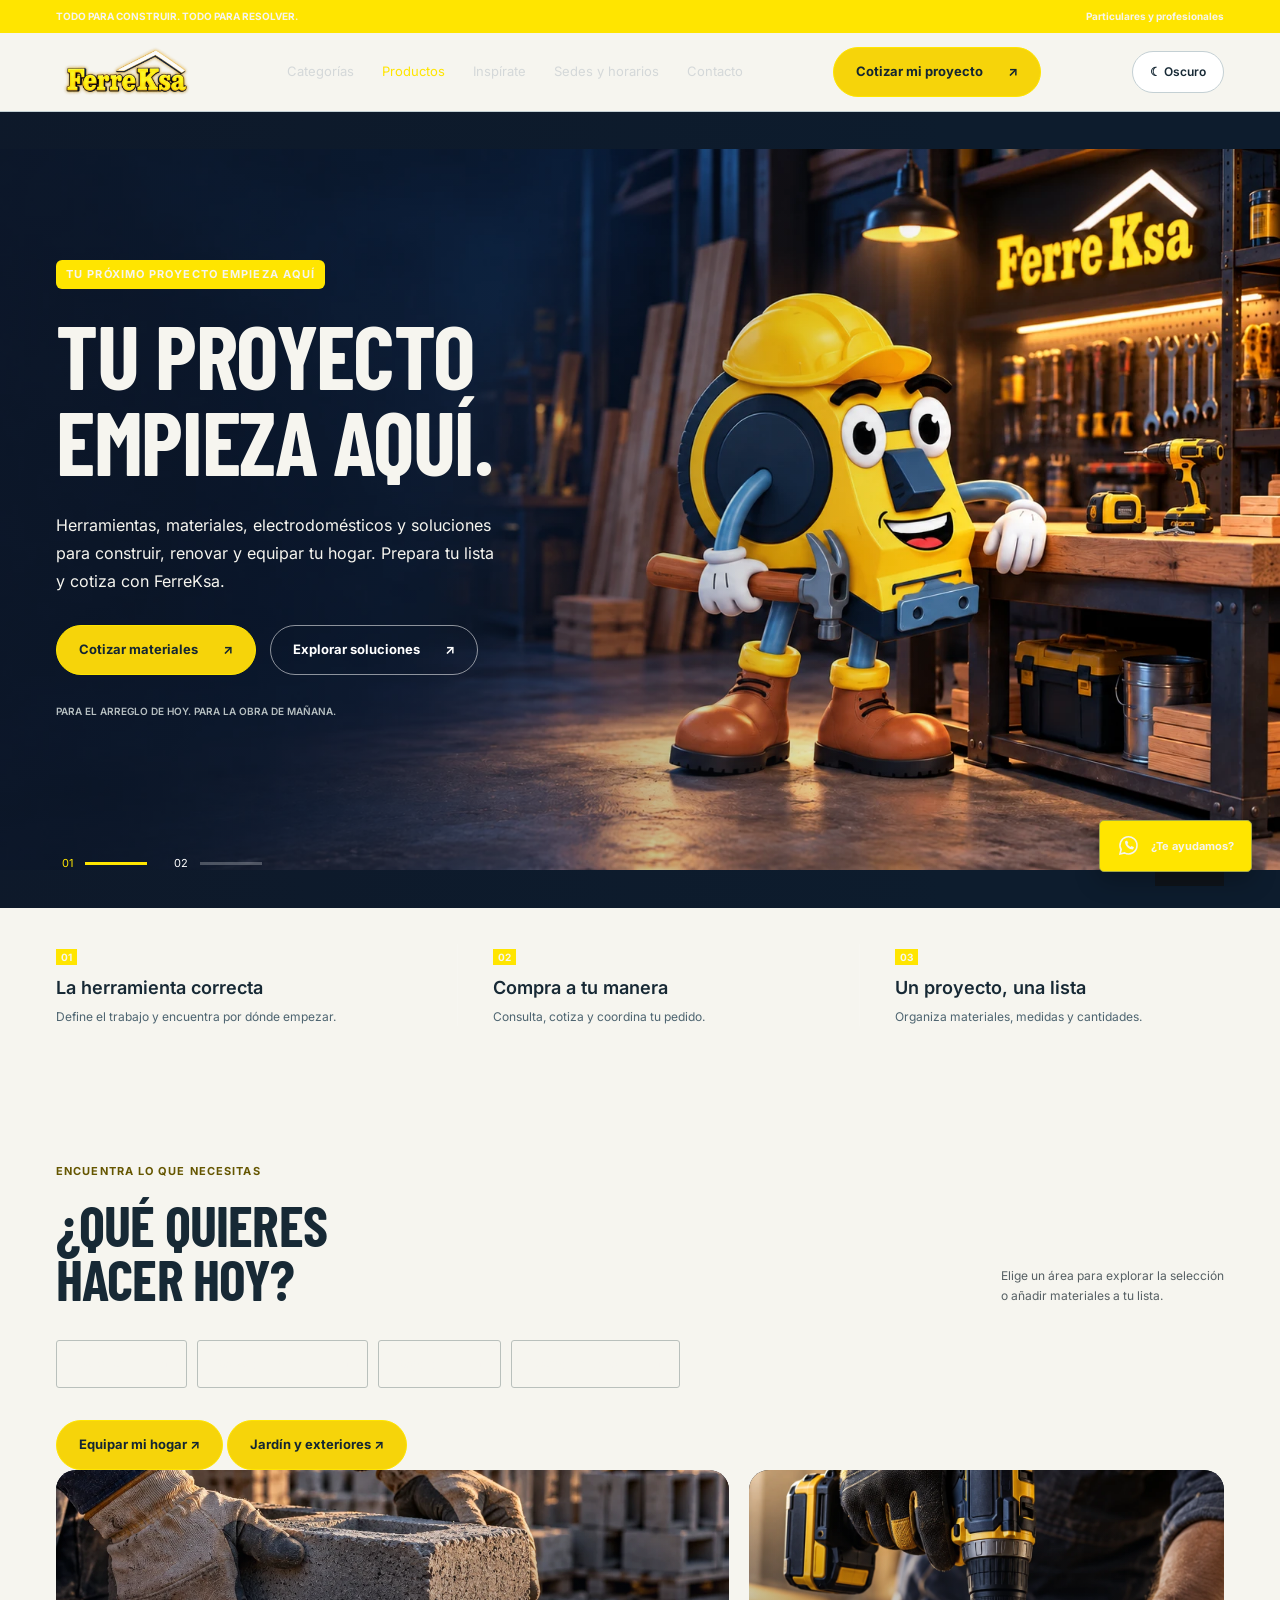
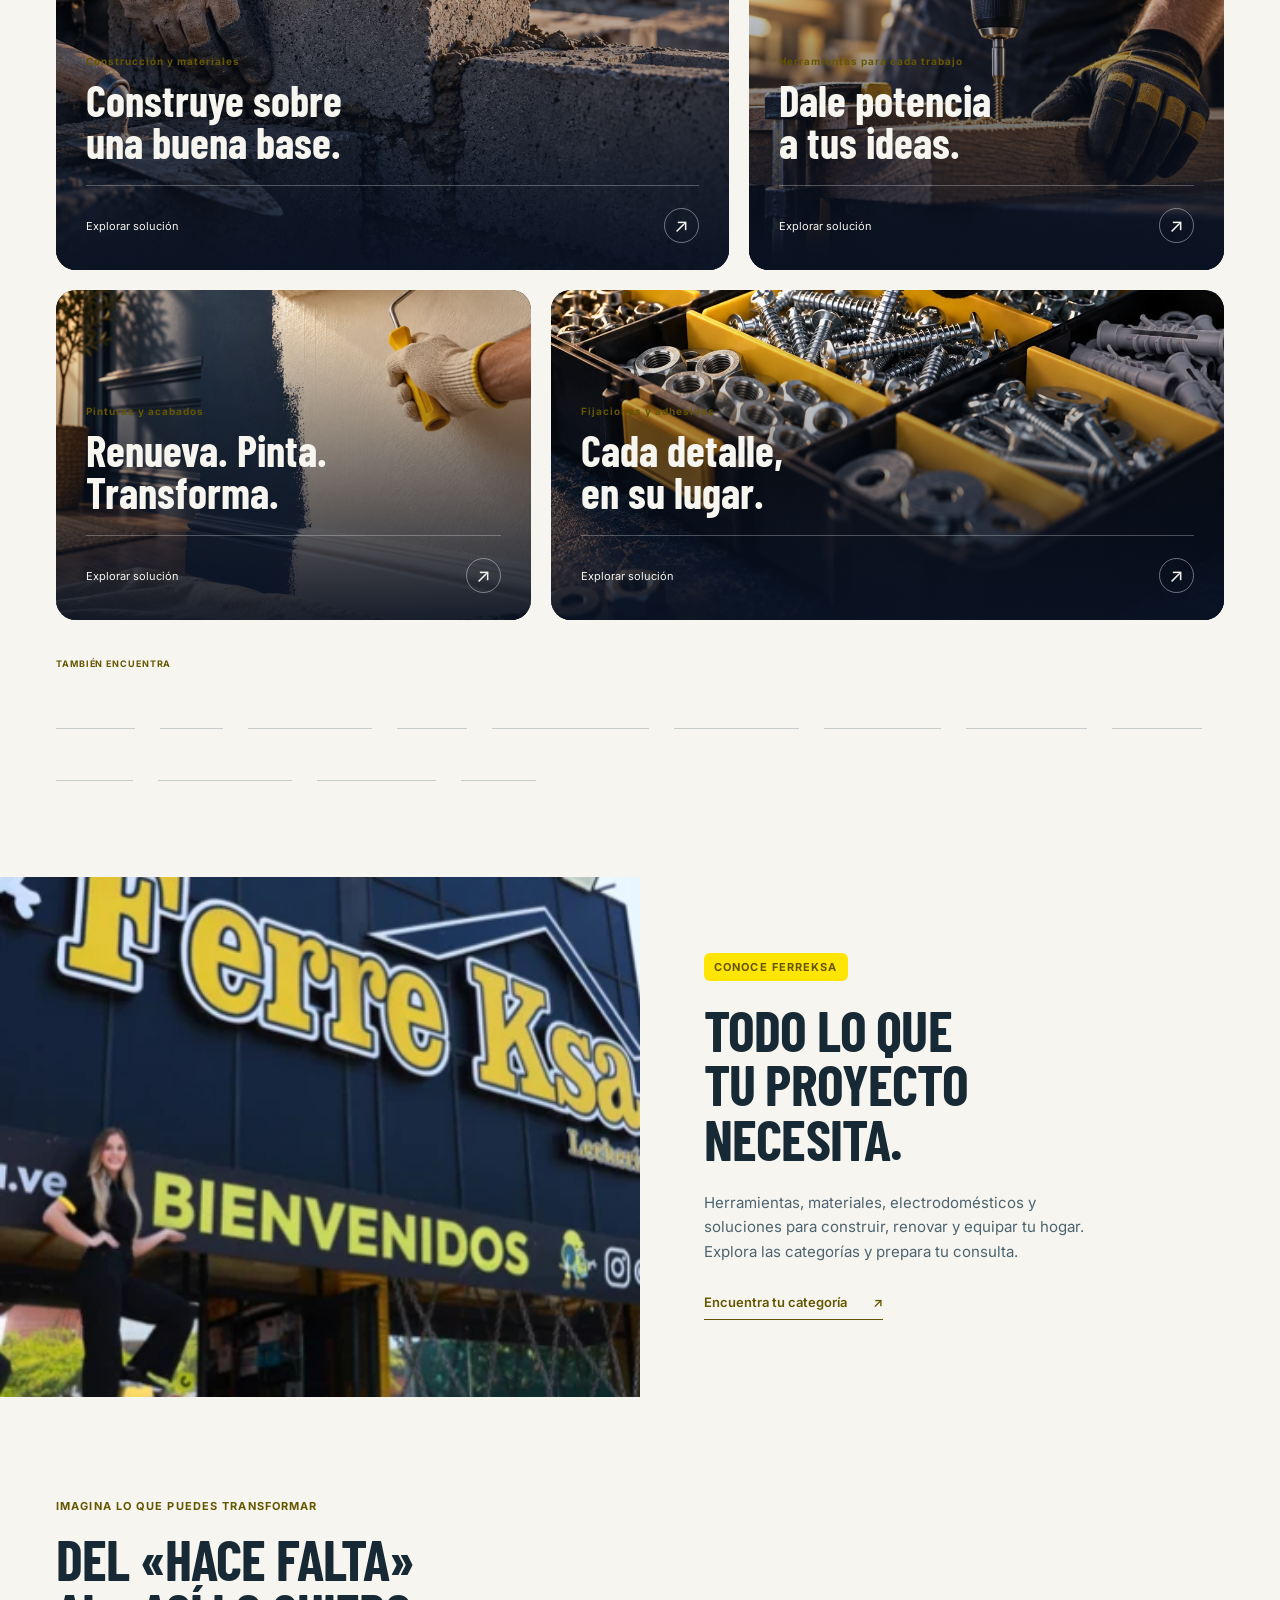
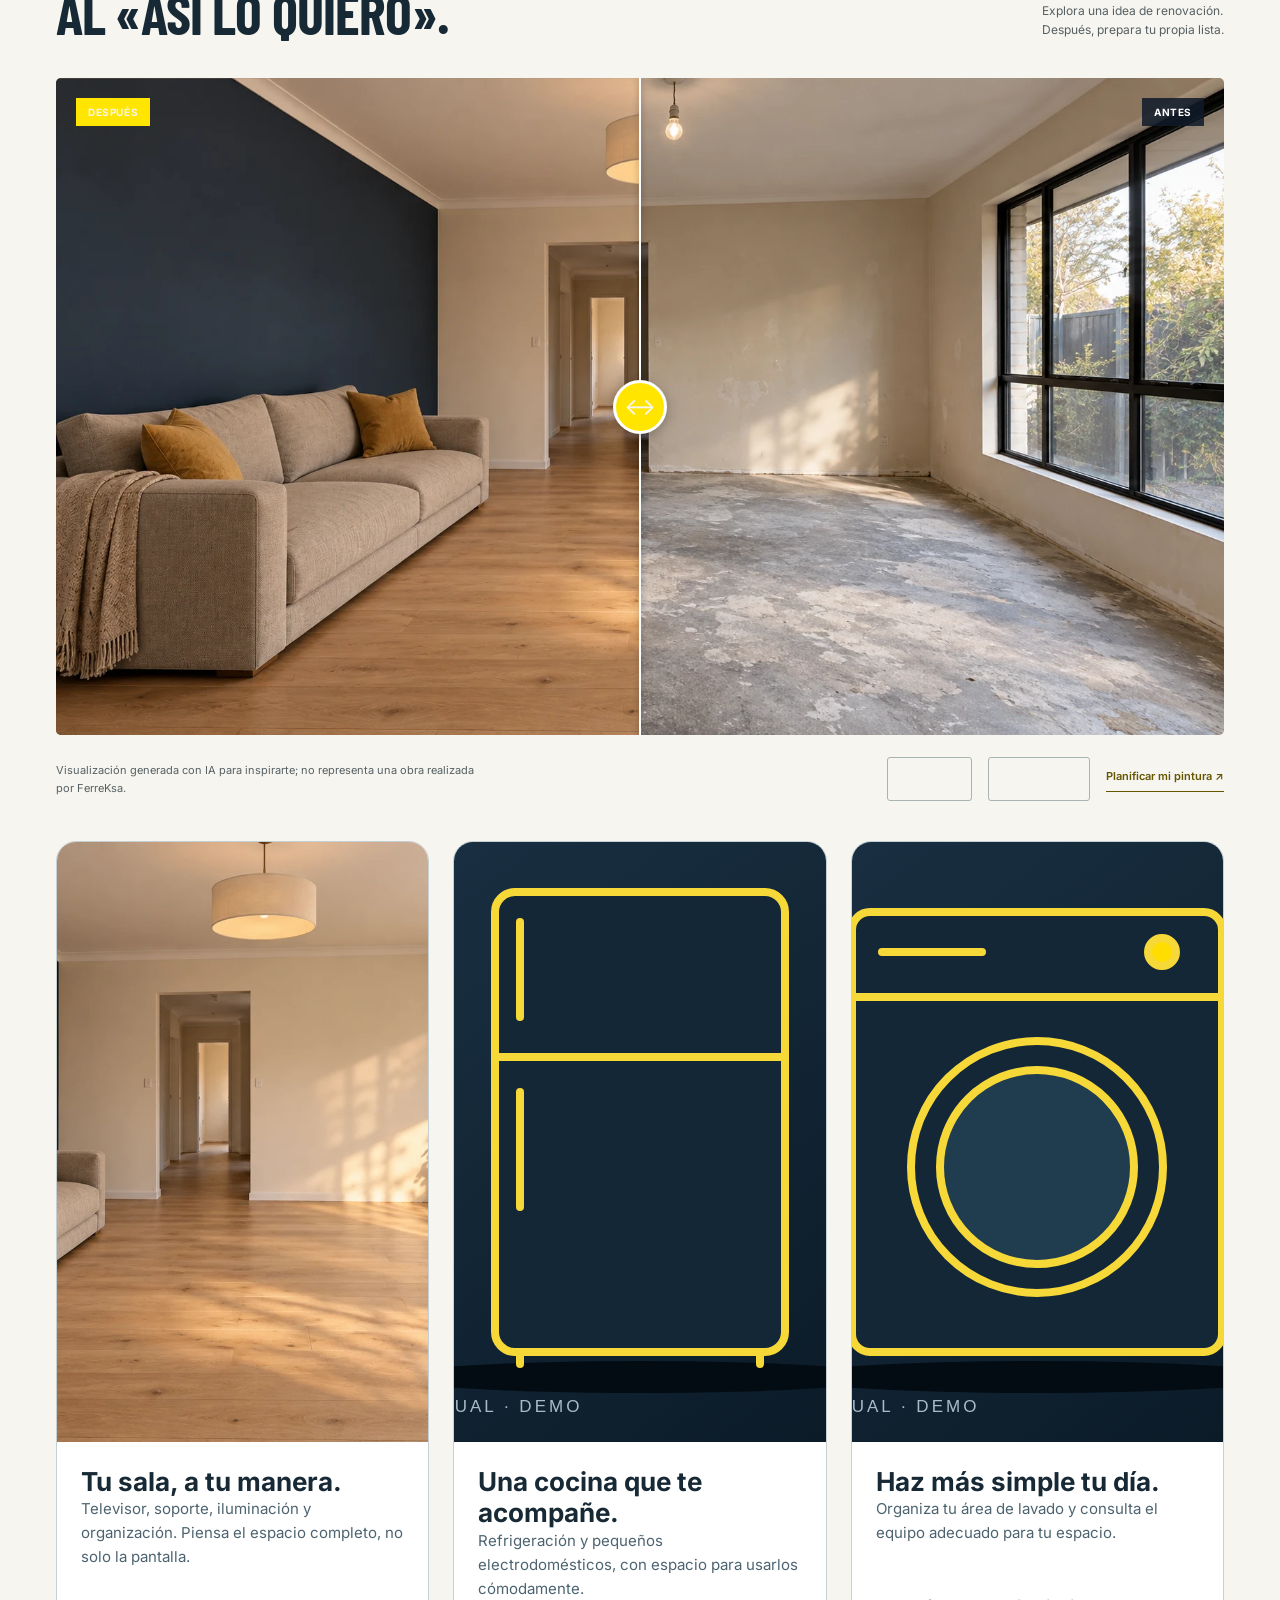
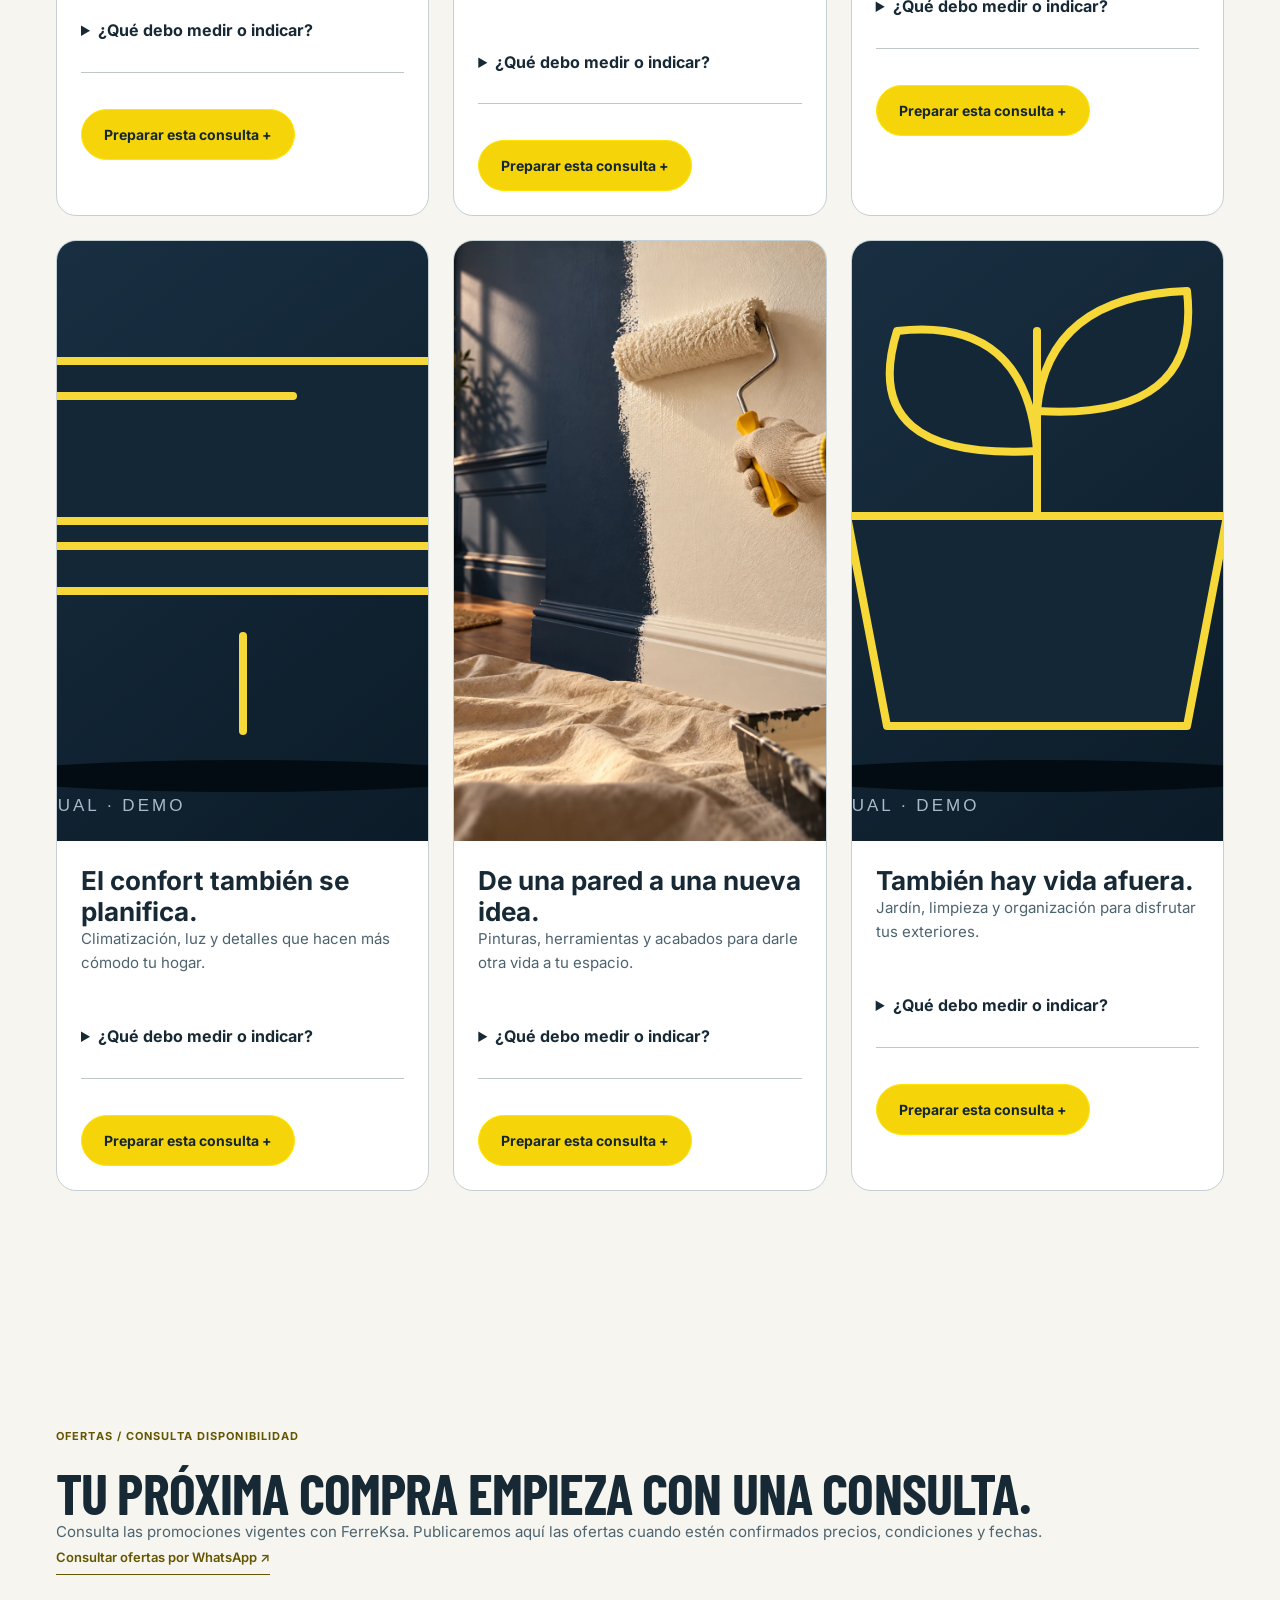
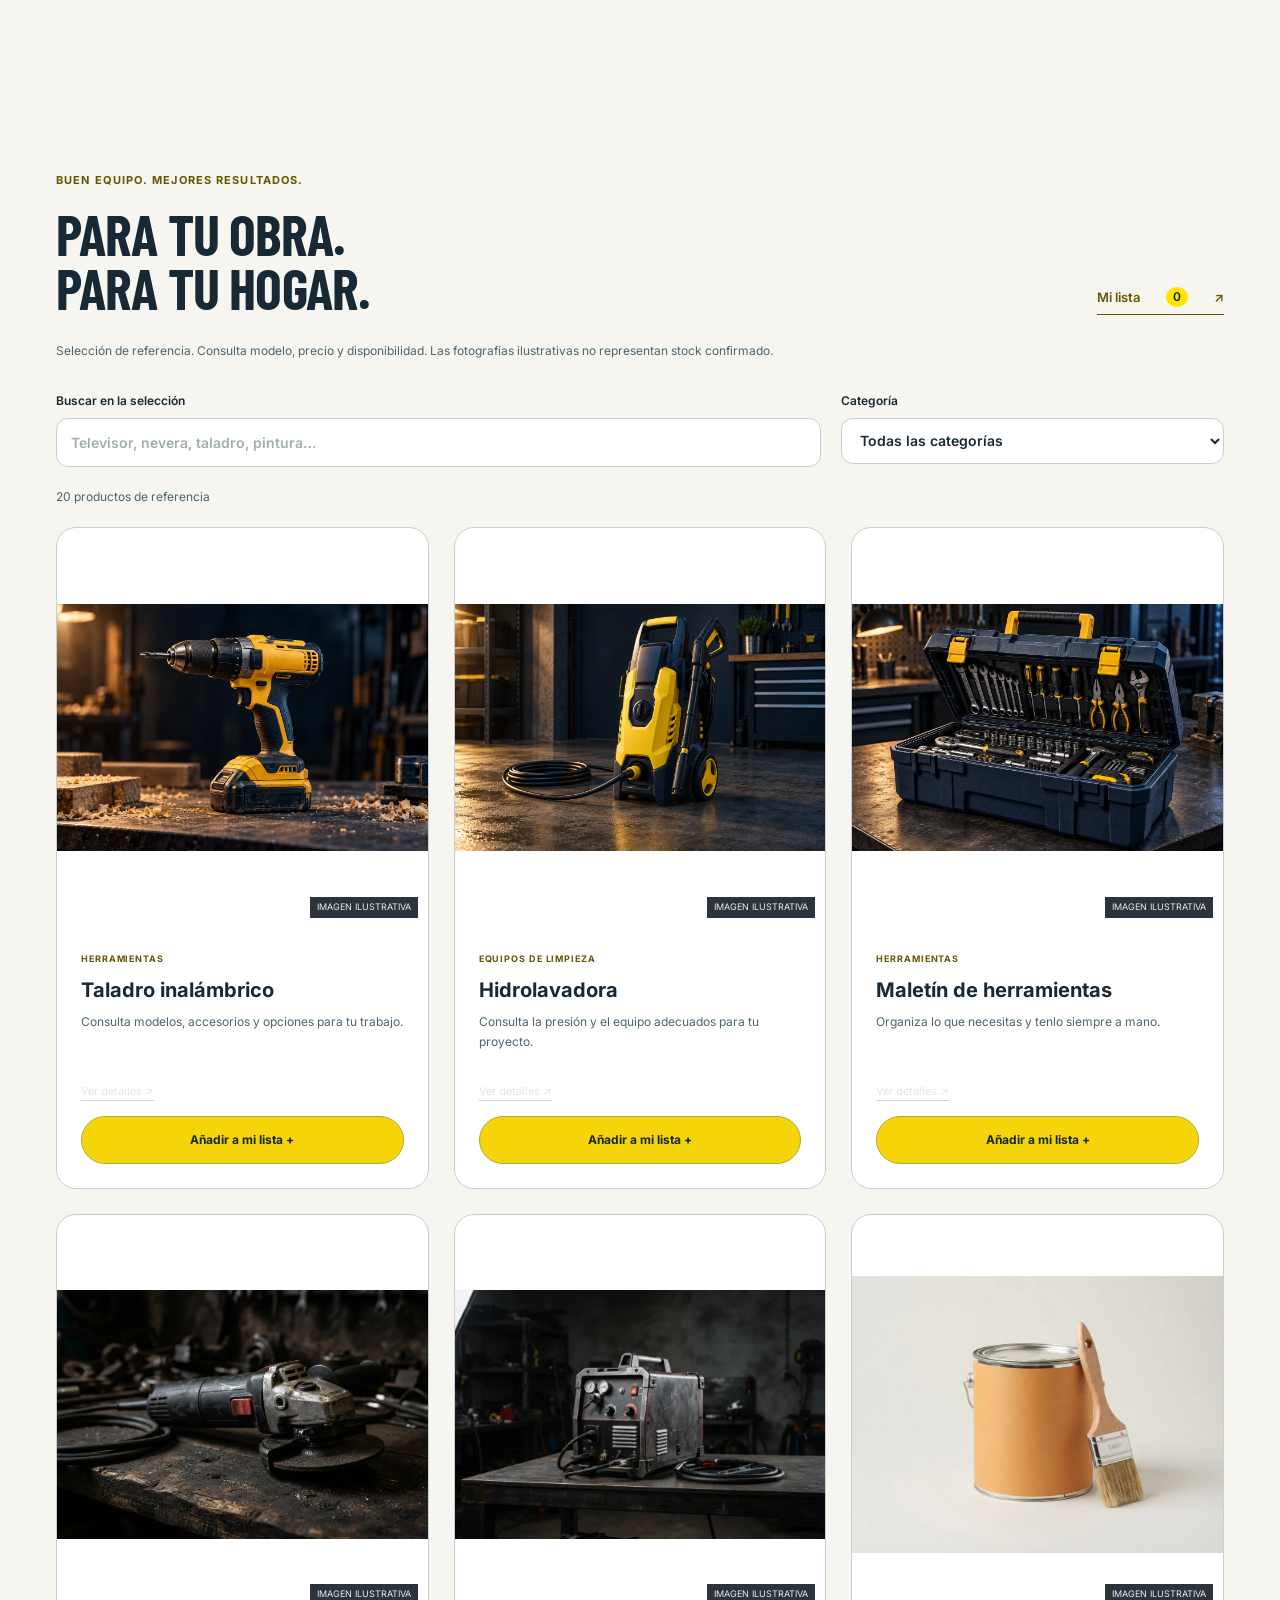
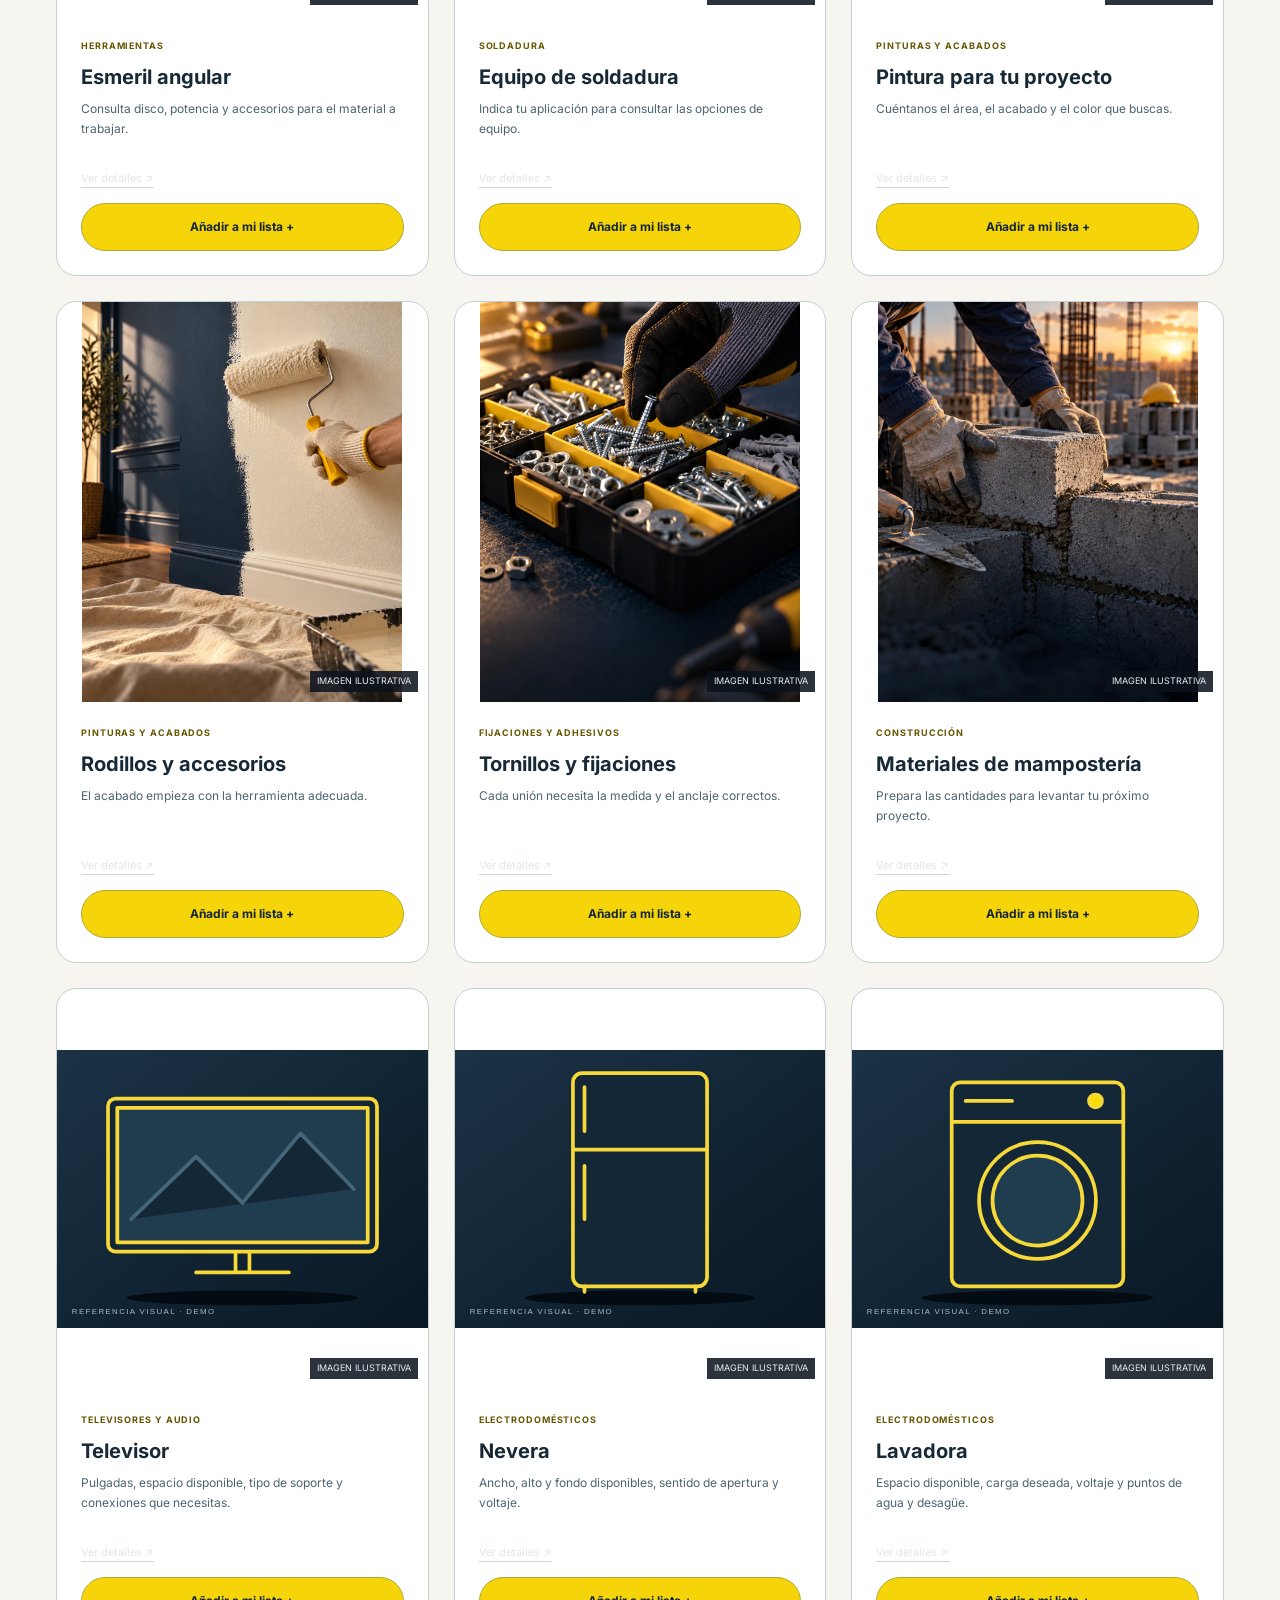
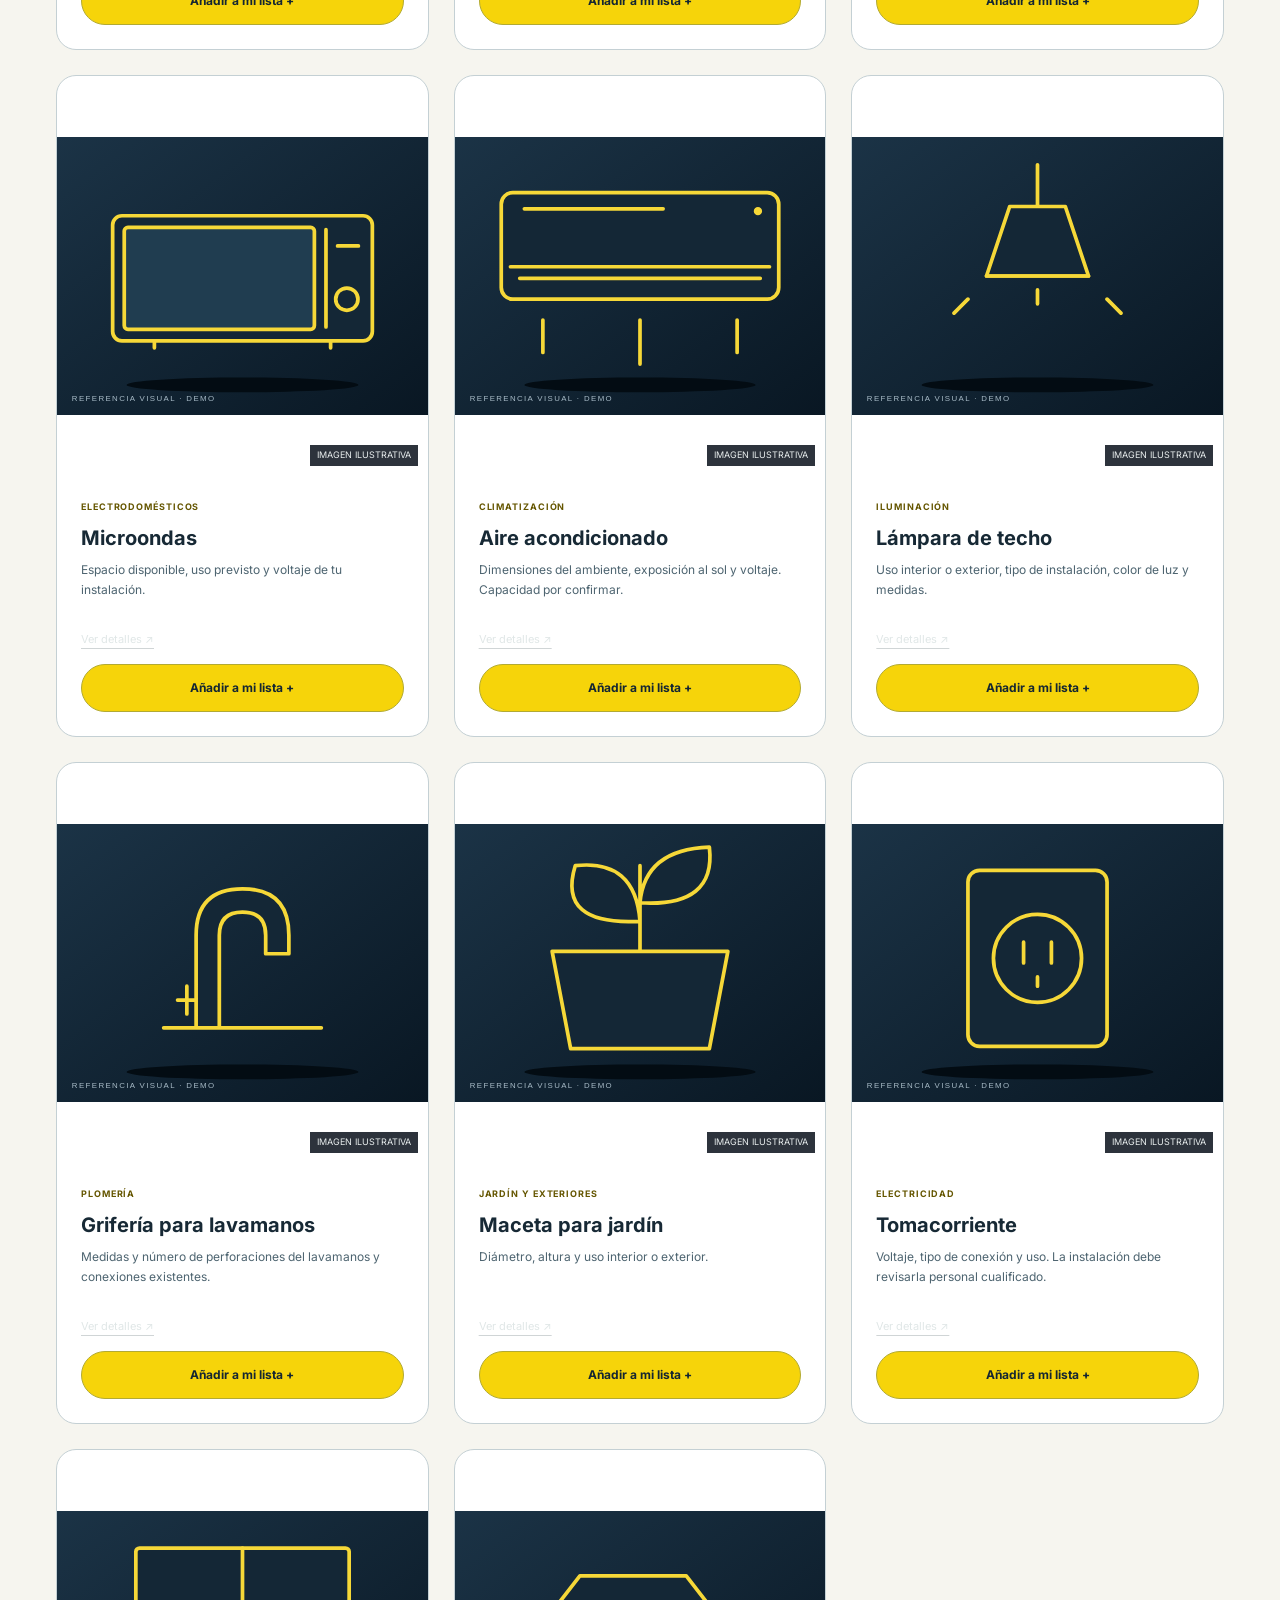
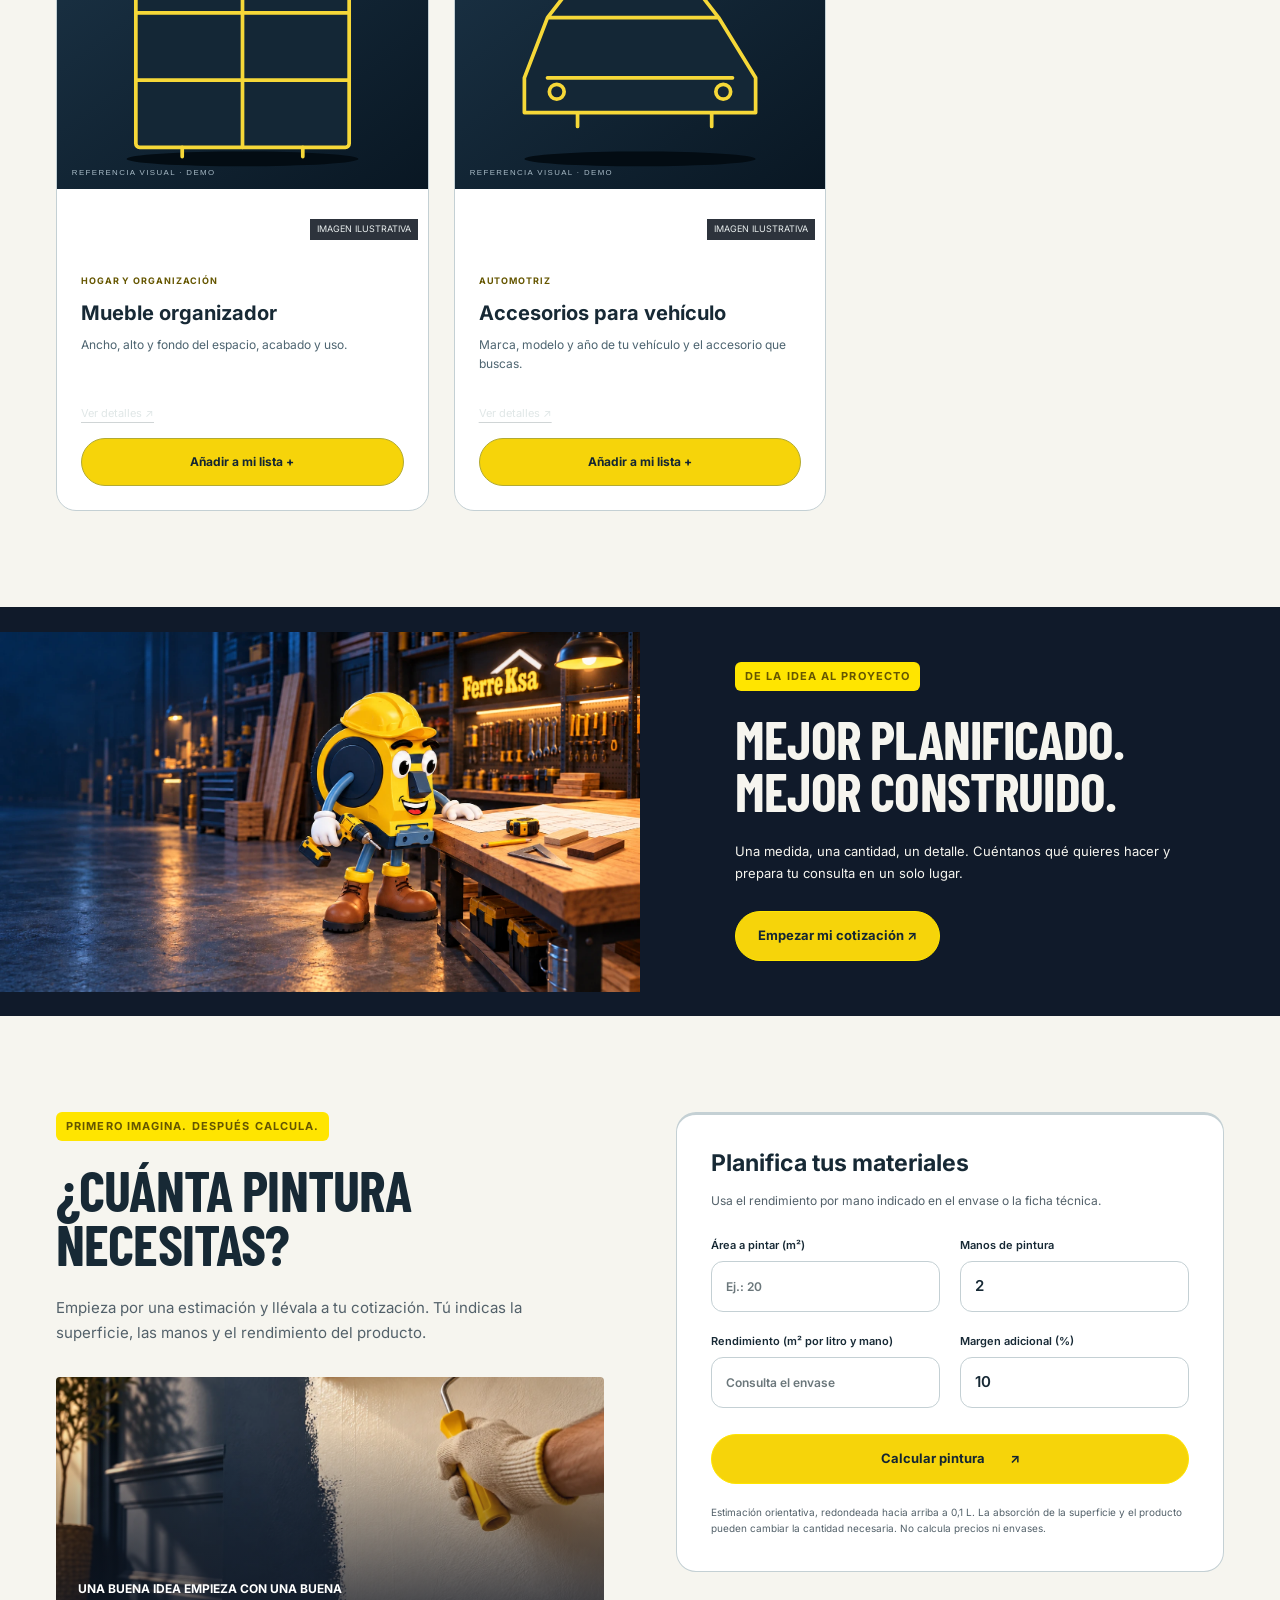
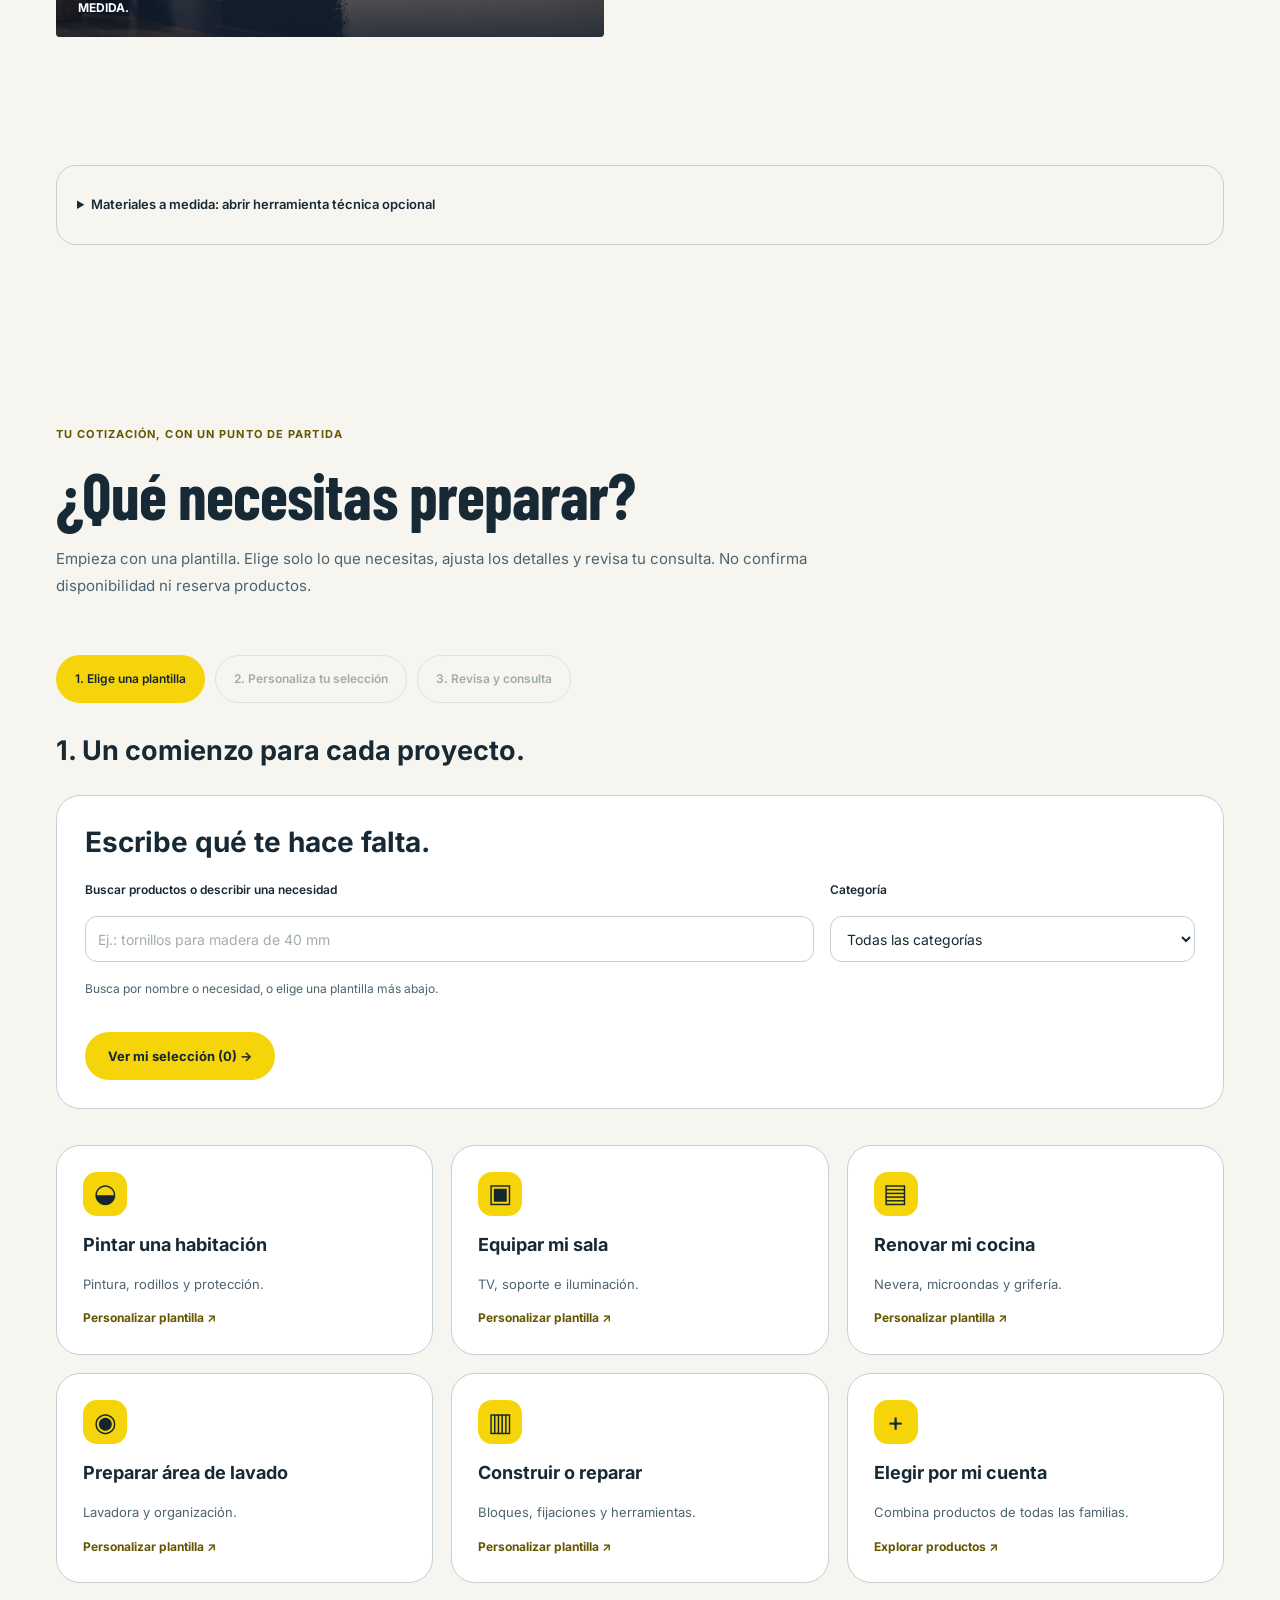
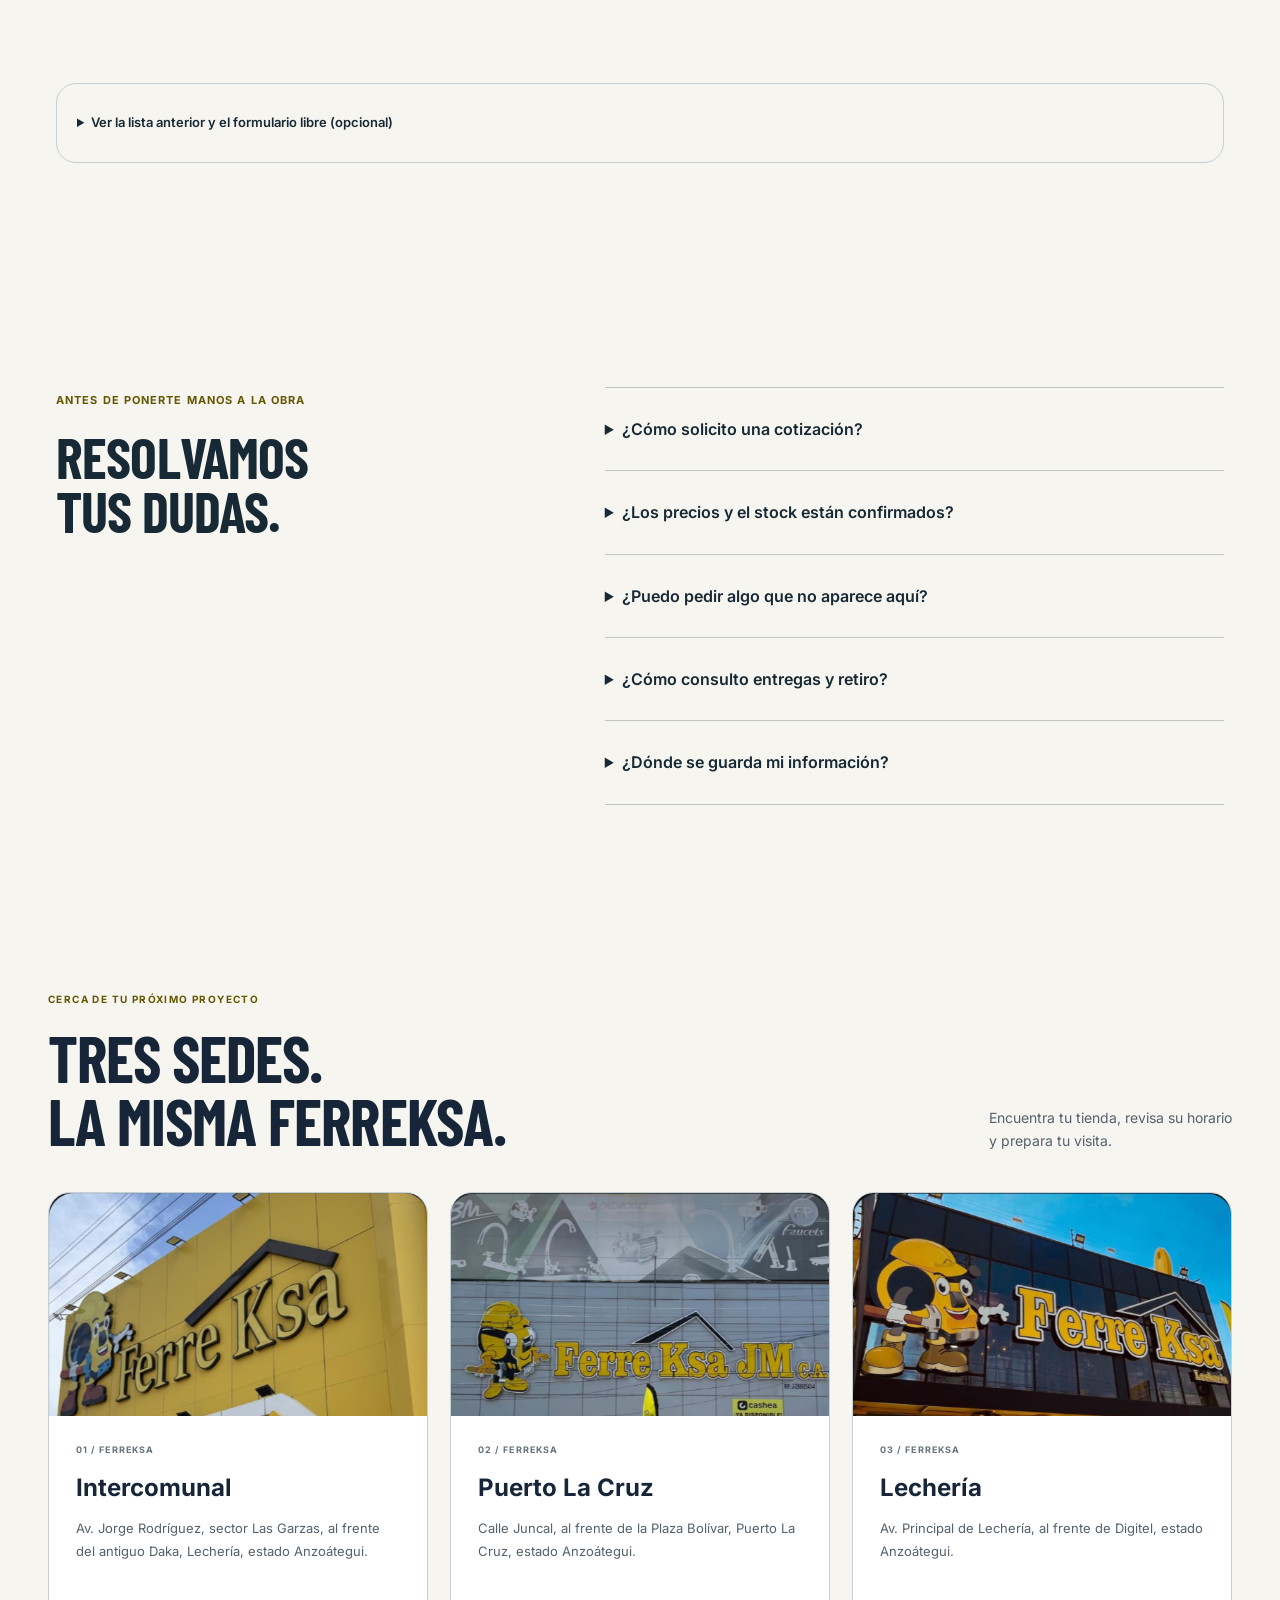
<file: index.html>
<!doctype html>
<html lang="es">
<head>
<meta charset="UTF-8"><meta name="viewport" content="width=device-width,initial-scale=1">
<title>FerreKsa · Herramientas y materiales para tu proyecto</title>
<meta name="description" content="Explora herramientas, materiales y categorías de FerreKsa. Prepara tu lista y solicita una cotización por WhatsApp para construir, reparar o renovar.">
<meta name="theme-color" content="#171f24"><link rel="canonical" href="https://lordjeferies.github.io/abraxasxferreksa/">
<meta property="og:type" content="website"><meta property="og:locale" content="es_VE"><meta property="og:title" content="FerreKsa · Manos a la obra"><meta property="og:description" content="Las herramientas correctas. Los materiales que necesitas. Prepara tu proyecto con FerreKsa."><meta property="og:url" content="https://lordjeferies.github.io/abraxasxferreksa/"><meta property="og:image" content="https://lordjeferies.github.io/abraxasxferreksa/assets/hero.webp"><meta name="twitter:card" content="summary_large_image">
<link rel="icon" href="assets/ferreksa-retroiluminado.png"><link rel="preload" as="image" href="assets/hero-luka-integrado.webp"><link rel="stylesheet" href="assets/fonts.css"><link rel="stylesheet" href="styles.css?v=escena-4">
<script type="application/ld+json">{"@context":"https://schema.org","@type":"Organization","name":"FerreKsa","url":"https://lordjeferies.github.io/abraxasxferreksa/","logo":"https://lordjeferies.github.io/abraxasxferreksa/assets/ferreksa-retroiluminado.png","contactPoint":{"@type":"ContactPoint","telephone":"+584123525139","contactType":"sales","availableLanguage":"Spanish"}}</script>
<script src="config.js" defer></script><script src="app.js" defer></script><script src="experiencia.js?v=escena-4" defer></script>
<link rel="stylesheet" href="sedes.css?v=escena-4"><script type="application/ld+json">{"@context": "https://schema.org", "@graph": [{"@type": "HardwareStore", "name": "FerreKsa — Intercomunal", "telephone": "+584123525139", "url": "https://lordjeferies.github.io/abraxasxferreksa/#locales", "logo": "https://lordjeferies.github.io/abraxasxferreksa/assets/ferreksa-retroiluminado.png", "address": {"@type": "PostalAddress", "streetAddress": "Av. Jorge Rodríguez, sector Las Garzas, al frente del antiguo Daka, Lechería, estado Anzoátegui.", "addressRegion": "Anzoátegui", "addressCountry": "VE"}, "openingHoursSpecification": [{"@type": "OpeningHoursSpecification", "dayOfWeek": ["Monday", "Tuesday", "Wednesday", "Thursday", "Friday", "Saturday"], "opens": "07:30", "closes": "19:00"}, {"@type": "OpeningHoursSpecification", "dayOfWeek": "Sunday", "opens": "08:00", "closes": "15:30"}]}, {"@type": "HardwareStore", "name": "FerreKsa — Puerto La Cruz", "telephone": "+584123525139", "url": "https://lordjeferies.github.io/abraxasxferreksa/#locales", "logo": "https://lordjeferies.github.io/abraxasxferreksa/assets/ferreksa-retroiluminado.png", "address": {"@type": "PostalAddress", "streetAddress": "Calle Juncal, al frente de la Plaza Bolívar, Puerto La Cruz, estado Anzoátegui.", "addressRegion": "Anzoátegui", "addressCountry": "VE"}, "openingHoursSpecification": [{"@type": "OpeningHoursSpecification", "dayOfWeek": ["Monday", "Tuesday", "Wednesday", "Thursday", "Friday", "Saturday"], "opens": "07:30", "closes": "17:45"}, {"@type": "OpeningHoursSpecification", "dayOfWeek": "Sunday", "opens": "08:00", "closes": "14:00"}]}, {"@type": "HardwareStore", "name": "FerreKsa — Lechería", "telephone": "+584123525139", "url": "https://lordjeferies.github.io/abraxasxferreksa/#locales", "logo": "https://lordjeferies.github.io/abraxasxferreksa/assets/ferreksa-retroiluminado.png", "address": {"@type": "PostalAddress", "streetAddress": "Av. Principal de Lechería, al frente de Digitel, estado Anzoátegui.", "addressRegion": "Anzoátegui", "addressCountry": "VE"}, "openingHoursSpecification": [{"@type": "OpeningHoursSpecification", "dayOfWeek": ["Monday", "Tuesday", "Wednesday", "Thursday", "Friday", "Saturday"], "opens": "07:30", "closes": "18:00"}, {"@type": "OpeningHoursSpecification", "dayOfWeek": "Sunday", "opens": "08:00", "closes": "14:00"}]}]}</script><link rel="stylesheet" href="ampliacion.css"><script src="theme.js"></script><link rel="stylesheet" href="theme.css"><link rel="stylesheet" href="quote-wizard.css"></head>
<body>
<a class="skip" href="#contenido">Saltar al contenido</a>
<div class="servicebar"><div class="wrap"><span>TODO PARA CONSTRUIR. TODO PARA RESOLVER.</span><span>Particulares y profesionales</span></div></div>
<header><div class="wrap nav"><a class="brand" href="#inicio" aria-label="FerreKsa, inicio"><img src="assets/ferreksa-retroiluminado.png" width="116" height="49" alt="FerreKsa"></a><button id="menu-toggle" class="menu-toggle" aria-expanded="false" aria-controls="main-nav">Menú <span aria-hidden="true">☰</span></button><nav id="main-nav" aria-label="Principal"><a href="#categorias">Categorías</a><a href="#productos">Productos</a><a href="#inspiracion">Inspírate</a><a href="#locales">Sedes y horarios</a><a href="#contacto">Contacto</a></nav><a class="button nav-cta" href="#cotizar">Cotizar mi proyecto <span aria-hidden="true">↗</span></a></div></header>
<main id="contenido">
<section class="hero" id="inicio" aria-roledescription="carrusel" aria-label="Ideas para tu próximo proyecto">
<div class="slides">
<article class="slide active layered-hero" id="slide-1" aria-roledescription="diapositiva" aria-label="1 de 2: Manos a la obra"><img class="hero-photo" data-depth="0.065" src="assets/hero-luka-integrado.webp" width="1672" height="941" alt="Taller cinematográfico de FerreKsa, escena ilustrativa" fetchpriority="high"><div class="hero-shade"></div><div class="wrap hero-inner"><div class="hero-copy"><span class="eyebrow yellow">TU PRÓXIMO PROYECTO EMPIEZA AQUÍ</span><h1>TU PROYECTO<br>EMPIEZA AQUÍ.</h1><p>Herramientas, materiales, electrodomésticos y soluciones para construir, renovar y equipar tu hogar. Prepara tu lista y cotiza con FerreKsa.</p><div class="actions"><a class="button" href="#cotizar">Cotizar materiales <span aria-hidden="true">↗</span></a><a class="button outline" href="#categorias">Explorar soluciones <span aria-hidden="true">↗</span></a></div><small>PARA EL ARREGLO DE HOY. PARA LA OBRA DE MAÑANA.</small></div></div></article>
<article class="slide" id="slide-2" aria-roledescription="diapositiva" aria-label="2 de 2: Herramientas para tu proyecto" hidden><img class="hero-photo" src="assets/hero.webp" width="1536" height="1024" alt="Herramientas sobre un banco de trabajo, fotografía ilustrativa"><div class="hero-shade second-shade"></div><div class="wrap hero-inner second-inner"><div class="hero-copy"><span class="eyebrow yellow">CON FERREKSA, MANOS A LA OBRA</span><h2>DE LA IDEA.<br>A LA OBRA.</h2><p>¿Una reparación o un proyecto completo? Empieza por una buena lista de materiales.</p><a class="button" href="#cotizar">Preparar mi lista <span aria-hidden="true">↗</span></a></div></div></article>
</div>
<div class="wrap carousel-bar"><div class="slide-tabs" role="group" aria-label="Elegir banner"><button class="slide-tab" data-slide="0" aria-label="Mostrar banner 1: Manos a la obra" aria-pressed="true">01 <span></span></button><button class="slide-tab" data-slide="1" aria-label="Mostrar banner 2: Herramientas" aria-pressed="false">02 <span></span></button></div><button class="pause" id="pause-slides" aria-label="Pausar banners">Pausar <span aria-hidden="true">Ⅱ</span></button></div>
</section>
<section class="benefits" aria-label="Cómo empezar"><div class="wrap benefit-grid"><div><span class="number">01</span><h2>La herramienta correcta</h2><p>Define el trabajo y encuentra por dónde empezar.</p></div><div><span class="number">02</span><h2>Compra a tu manera</h2><p>Consulta, cotiza y coordina tu pedido.</p></div><div><span class="number">03</span><h2>Un proyecto, una lista</h2><p>Organiza materiales, medidas y cantidades.</p></div></div></section>

<section class="categories light section" id="categorias"><div class="wrap"><div class="section-head"><div><span class="eyebrow">ENCUENTRA LO QUE NECESITAS</span><h2>¿QUÉ QUIERES<br>HACER HOY?</h2></div><p>Elige un área para explorar la selección<br>o añadir materiales a tu lista.</p></div><div class="project-choices" role="group" aria-label="Explorar por proyecto"><button type="button" data-intent="construir" aria-pressed="false">Construir <span>↗</span></button><button type="button" data-intent="renovar" aria-pressed="false">Renovar y pintar <span>↗</span></button><button type="button" data-intent="reparar" aria-pressed="false">Reparar <span>↗</span></button><button type="button" data-intent="taller" aria-pressed="false">Equipar mi taller <span>↗</span></button></div><button type="button" data-intent="hogar" class="button">Equipar mi hogar ↗</button> <button type="button" data-intent="exteriores" class="button">Jardín y exteriores ↗</button><div id="category-grid" class="category-grid editorial-categories"></div><div class="more-categories"><span class="eyebrow">TAMBIÉN ENCUENTRA</span><div id="category-links"></div></div><noscript><p>Herramientas, pinturas, electricidad, plomería, construcción, limpieza, soldadura, revestimientos, fijaciones y seguridad industrial. <a href="https://wa.me/584123525139">Consulta por WhatsApp</a>.</p></noscript></div></section>
<section class="store" aria-labelledby="tienda-title"><img src="assets/tienda.webp" width="760" height="540" alt="Fachada de FerreKsa, fotografía del material original" loading="lazy"><div><span class="eyebrow yellow">CONOCE FERREKSA</span><h2 id="tienda-title">TODO LO QUE<br>TU PROYECTO<br>NECESITA.</h2><p>Herramientas, materiales, electrodomésticos y soluciones para construir, renovar y equipar tu hogar. Explora las categorías y prepara tu consulta.</p><a class="text-link" href="#categorias">Encuentra tu categoría <span aria-hidden="true">↗</span></a></div></section><section class="inspiration section light" id="inspiracion"><div class="wrap"><div class="section-head"><div><span class="eyebrow">IMAGINA LO QUE PUEDES TRANSFORMAR</span><h2>DEL «HACE FALTA»<br>AL «ASÍ LO QUIERO».</h2></div><p>Explora una idea de renovación.<br>Después, prepara tu propia lista.</p></div><div class="comparison" id="room-comparison" style="--comparison:50%"><img src="assets/habitacion-antes.webp" width="1672" height="941" alt="Habitación antes de renovar: paredes desgastadas y suelo sin terminar" loading="lazy"><div class="comparison-after"><img src="assets/habitacion-despues.webp" width="1672" height="941" alt="La misma habitación renovada, visualización ilustrativa" loading="lazy"></div><span class="compare-tag before-tag">ANTES</span><span class="compare-tag after-tag">DESPUÉS</span><div class="comparison-line" aria-hidden="true"><span>↔</span></div><label class="sr-only" for="comparison-range">Comparar antes y después de la renovación</label><input id="comparison-range" type="range" min="0" max="100" value="50" aria-valuetext="50% de la imagen renovada visible"></div><div class="comparison-footer"><p>Visualización generada con IA para inspirarte; no representa una obra realizada por FerreKsa.</p><div><button type="button" data-compare="0">Ver antes</button><button type="button" data-compare="100">Ver después</button><a class="text-link" href="#estimador">Planificar mi pintura ↗</a></div></div></div></section><section class="products section" id="productos"><div class="wrap"><div class="section-head"><div><span class="eyebrow">BUEN EQUIPO. MEJORES RESULTADOS.</span><h2>PARA TU OBRA.<br>PARA TU HOGAR.</h2></div><a class="text-link" href="#cotizar">Mi lista <span id="list-count">0</span> <span aria-hidden="true">↗</span></a></div><p class="catalog-note">Selección de referencia. Consulta modelo, precio y disponibilidad. Las fotografías ilustrativas no representan stock confirmado.</p><div class="filter-tools"><label class="search-label" for="search">Buscar en la selección<input id="search" type="search" placeholder="Televisor, nevera, taladro, pintura…" autocomplete="off"></label><label for="category-filter">Categoría<select id="category-filter"><option value="all">Todas las categorías</option></select></label></div><div id="intent-summary" class="intent-summary" hidden><span></span><button type="button" id="clear-intent">Ver toda la selección ×</button></div><p id="result-count" class="result-count" role="status" aria-live="polite"></p><div id="product-grid" class="product-grid"></div><div id="empty-state" class="empty-state" hidden><h3>No hay productos de referencia en esta selección.</h3><p>Puedes escribir el material que necesitas y consultar sus opciones.</p><a href="#cotizar" class="button">Consultar otro material ↗</a><button type="button" class="button outline" id="reset-filters">Ver toda la selección</button></div></div></section>
<section class="project-banner" id="proyecto"><img  data-depth="0.05" src="assets/luka-taladro.webp" width="1672" height="941" alt="Luka sostiene un taladro completo en el taller, con los pies apoyados en el suelo" loading="lazy"><div class="wrap"><div><span class="eyebrow yellow">DE LA IDEA AL PROYECTO</span><h2>MEJOR PLANIFICADO.<br>MEJOR CONSTRUIDO.</h2><p>Una medida, una cantidad, un detalle. Cuéntanos qué quieres hacer y prepara tu consulta en un solo lugar.</p><a href="#cotizar" class="button">Empezar mi cotización ↗</a></div></div></section>
<section class="paint-estimator section" id="estimador"><div class="wrap estimator-layout"><div class="estimator-intro"><span class="eyebrow yellow">PRIMERO IMAGINA. DESPUÉS CALCULA.</span><h2>¿CUÁNTA PINTURA<br>NECESITAS?</h2><p>Empieza por una estimación y llévala a tu cotización. Tú indicas la superficie, las manos y el rendimiento del producto.</p><div class="estimator-photo"><img src="assets/pintura-accion.webp" width="800" height="1000" alt="Aplicación de pintura en una pared, escena ilustrativa" loading="lazy"><span>UNA BUENA IDEA EMPIEZA CON UNA BUENA MEDIDA.</span></div></div><form id="paint-form" class="calculator"><h3>Planifica tus materiales</h3><p class="calculator-help">Usa el rendimiento por mano indicado en el envase o la ficha técnica.</p><div class="calculator-fields"><label for="paint-area">Área a pintar (m²)<input id="paint-area" type="number" min="0.1" max="100000" step="any" inputmode="decimal" placeholder="Ej.: 20" required></label><label for="paint-coats">Manos de pintura<input id="paint-coats" type="number" min="1" max="10" step="1" value="2" inputmode="numeric" required></label><label for="paint-coverage">Rendimiento (m² por litro y mano)<input id="paint-coverage" type="number" min="0.1" max="1000" step="any" inputmode="decimal" placeholder="Consulta el envase" required></label><label for="paint-margin">Margen adicional (%)<input id="paint-margin" type="number" min="0" max="50" step="1" value="10" inputmode="numeric" required></label></div><button class="button" type="submit">Calcular pintura <span aria-hidden="true">↗</span></button><div id="paint-result" class="paint-result" hidden><span class="eyebrow">ESTIMACIÓN PARA TU PROYECTO</span><output id="paint-liters" for="paint-area paint-coats paint-coverage paint-margin"></output><p id="paint-formula"></p><button class="button" id="add-paint-estimate" type="button">Añadir estimación a mi cotización +</button></div><p id="paint-status" role="status" aria-live="polite"></p><p class="calculator-note">Estimación orientativa, redondeada hacia arriba a 0,1 L. La absorción de la superficie y el producto pueden cambiar la cantidad necesaria. No calcula precios ni envases.</p></form></div></section><section class="quote section" id="cotizar"><div class="wrap quote-layout"><div class="quote-intro"><img src="assets/mascota.webp" alt="Luka, mascota de FerreKsa" width="150" height="150" loading="lazy"><span class="eyebrow yellow">DEL «¿CÓMO LO HAGO?» AL «YA QUEDÓ».</span><h2>CUÉNTANOS QUÉ<br>NECESITAS.</h2><p>Arma una sola lista para todo tu proyecto y consúltala con FerreKsa.</p><ol class="quote-guide"><li><strong>Elige o escribe.</strong> Pulsa «Añadir a mi lista» en los productos o añade cualquier material en el formulario.</li><li><strong>Ajusta tu pedido.</strong> Revisa cantidades, unidades, medidas y dudas.</li><li><strong>Revisa y consulta.</strong> Verás el mensaje completo antes de abrir WhatsApp. Allí decides cuándo enviarlo.</li></ol><a class="text-link" href="https://wa.me/584123525139" target="_blank" rel="noopener noreferrer">¿Prefieres hablar directamente? WhatsApp ↗</a><p class="muted">La solicitud no confirma precios ni disponibilidad. No se envía nada hasta que tú lo hagas en WhatsApp.</p></div><form id="quote-form"><span class="eyebrow yellow">TU SOLICITUD, PASO A PASO</span><h3>Prepara tu cotización</h3><p class="quote-help">Añade productos desde la página o escribe cualquier material aquí. No necesitas conocer el modelo exacto.</p><fieldset class="custom-entry"><legend>1. Añade lo que necesitas</legend><label for="custom-name">Producto o material<input id="custom-name" maxlength="120" placeholder="Ej.: tubo PVC de ½ pulgada"></label><div class="custom-pair"><label for="custom-qty">Cantidad<input id="custom-qty" type="number" min="0.001" max="999999" step="any" value="1" inputmode="decimal"></label><label for="custom-unit">Unidad<select id="custom-unit"><option>unidad(es)</option><option>metro(s)</option><option>m²</option><option>kg</option><option>litro(s)</option><option>galón(es)</option><option>caja(s)</option><option>saco(s)</option><option>rollo(s)</option></select></label></div><label for="custom-note">Medida, marca o detalle <span>(opcional)</span><input id="custom-note" maxlength="200" placeholder="Ej.: 3 metros de largo; confirmar la medida"></label><button type="button" class="button outline" id="add-custom">Añadir material a mi lista +</button><p id="custom-status" role="status"></p></fieldset><h4 class="quote-step">2. Revisa cantidades y detalles</h4><p id="quote-summary" aria-live="polite"></p><div id="quote-items"></div><p id="quote-empty">Tu lista está vacía. Añade un material arriba, elige productos de la página o escribe tu consulta abajo.</p><div id="custom-items"></div><h4 class="quote-step">3. Completa tu consulta</h4><label for="customer-name">Tu nombre <span>(opcional)</span><input id="customer-name" name="name" maxlength="80" autocomplete="name" placeholder="¿Cómo te llamas?"></label><label for="project-type">¿Qué vas a hacer?<select id="project-type" name="project"><option>Reparación</option><option>Remodelación</option><option>Construcción</option><option>Trabajo profesional</option><option>Equipar mi hogar</option><option>Electrodomésticos y TV</option><option>Jardín y exteriores</option><option>Otro proyecto</option></select></label><label for="materials">Cuéntanos más <span>(puedes escribir aquí tu lista completa)</span><textarea id="materials" aria-describedby="materials-help" name="materials" rows="4" maxlength="3000" placeholder="Ej.: 2 galones de pintura blanca para interior. Incluye medidas, cantidades o dudas."></textarea></label><p id="materials-help" class="quote-help">Incluye medidas, cantidades, uso y la zona de entrega si quieres consultarla. Si no sabes qué comprar, describe el trabajo y pide orientación.</p><p class="privacy">Tu borrador se conserva solo en este navegador. Puedes borrarlo cuando quieras.</p><button class="button" type="submit">Revisar mi solicitud <span aria-hidden="true">↗</span></button><button class="clear-list" id="clear-draft" type="button">Borrar borrador</button><p id="form-status" role="status" aria-live="polite"></p></form></div></section>
<section class="faq light section" id="preguntas"><div class="wrap faq-layout"><div><span class="eyebrow">ANTES DE PONERTE MANOS A LA OBRA</span><h2>RESOLVAMOS<br>TUS DUDAS.</h2></div><div><details><summary>¿Cómo solicito una cotización?</summary><p>Añade los productos o escribe tu lista con cantidades y especificaciones. Revisa el mensaje y abre WhatsApp para enviarlo a FerreKsa.</p></details><details><summary>¿Los precios y el stock están confirmados?</summary><p>Esta selección es orientativa. El equipo debe confirmar marca, modelo, disponibilidad y precio antes de concretar tu compra.</p></details><details><summary>¿Puedo pedir algo que no aparece aquí?</summary><p>Sí. Escribe el nombre, la cantidad y las medidas en «Materiales y detalles». Puedes consultar cualquier material sin encontrarlo antes en la selección.</p></details><details><summary>¿Cómo consulto entregas y retiro?</summary><p>Indica tu zona en el mensaje y consulta las opciones, condiciones y horarios directamente con FerreKsa.</p></details><details><summary>¿Dónde se guarda mi información?</summary><p>El borrador se guarda en este navegador, sin enviarse a un servidor. Al abrir WhatsApp, el mensaje se comparte con ese servicio. «Borrar borrador» elimina los datos guardados en este dispositivo.</p></details></div></div></section>
<section class="locations-section" id="locales" aria-labelledby="locations-title"><div class="content-wrap"><div class="locations-head"><div><p class="eyebrow">CERCA DE TU PRÓXIMO PROYECTO</p><h2 id="locations-title">Tres sedes.<br>La misma FerreKsa.</h2></div><p>Encuentra tu tienda, revisa su horario<br>y prepara tu visita.</p></div><div class="branches-grid"><article class="branch-card"><div class="branch-photo"><img src="assets/sede-intercomunal-original.png" alt="Fachada real de la sede Intercomunal, del material facilitado por FerreKsa" loading="lazy" width="768" height="1348"></div><div class="branch-copy"><span class="branch-index">01 / FERREKSA</span><h3>Intercomunal</h3><address>Av. Jorge Rodríguez, sector Las Garzas, al frente del antiguo Daka, Lechería, estado Anzoátegui.</address><dl><div><dt>Lunes a sábado</dt><dd>7:30 a. m. – 7:00 p. m.</dd></div><div><dt>Domingo</dt><dd>8:00 a. m. – 3:30 p. m.</dd></div></dl><div class="branch-actions"><a href="https://www.google.com/maps/search/?api=1&query=Ferre%20Ksa%20Av%20Jorge%20Rodr%C3%ADguez%20Las%20Garzas%20Lecher%C3%ADa%20Anzo%C3%A1tegui%20Venezuela" target="_blank" rel="noopener noreferrer">Buscar en Maps ↗</a><a href="https://wa.me/584123525139?text=Hola%20FerreKsa%2C%20quiero%20consultar%20con%20la%20sede%20Intercomunal." target="_blank" rel="noopener noreferrer">Consultar esta sede ↗</a></div></div></article><article class="branch-card"><div class="branch-photo"><img src="assets/sede-puerto-la-cruz-original.png" alt="Fachada real de la sede Puerto La Cruz, del material facilitado por FerreKsa" loading="lazy" width="768" height="1348"></div><div class="branch-copy"><span class="branch-index">02 / FERREKSA</span><h3>Puerto La Cruz</h3><address>Calle Juncal, al frente de la Plaza Bolívar, Puerto La Cruz, estado Anzoátegui.</address><dl><div><dt>Lunes a sábado</dt><dd>7:30 a. m. – 5:45 p. m.</dd></div><div><dt>Domingo</dt><dd>8:00 a. m. – 2:00 p. m.</dd></div></dl><div class="branch-actions"><a href="https://www.google.com/maps/search/?api=1&query=Ferre%20Ksa%20JM%20Calle%20Juncal%20Plaza%20Bol%C3%ADvar%20Puerto%20La%20Cruz%20Venezuela" target="_blank" rel="noopener noreferrer">Buscar en Maps ↗</a><a href="https://wa.me/584123525139?text=Hola%20FerreKsa%2C%20quiero%20consultar%20con%20la%20sede%20Puerto%20La%20Cruz." target="_blank" rel="noopener noreferrer">Consultar esta sede ↗</a></div></div></article><article class="branch-card"><div class="branch-photo"><img src="assets/sede-lecheria-original.png" alt="Fachada real de la sede Lechería, del material facilitado por FerreKsa" loading="lazy" width="768" height="1348"></div><div class="branch-copy"><span class="branch-index">03 / FERREKSA</span><h3>Lechería</h3><address>Av. Principal de Lechería, al frente de Digitel, estado Anzoátegui.</address><dl><div><dt>Lunes a sábado</dt><dd>7:30 a. m. – 6:00 p. m.</dd></div><div><dt>Domingo</dt><dd>8:00 a. m. – 2:00 p. m.</dd></div></dl><div class="branch-actions"><a href="https://www.google.com/maps/search/?api=1&query=Ferre%20Ksa%20Avenida%20Principal%20Lecher%C3%ADa%20Digitel%20Anzo%C3%A1tegui%20Venezuela" target="_blank" rel="noopener noreferrer">Buscar en Maps ↗</a><a href="https://wa.me/584123525139?text=Hola%20FerreKsa%2C%20quiero%20consultar%20con%20la%20sede%20Lecher%C3%ADa." target="_blank" rel="noopener noreferrer">Consultar esta sede ↗</a></div></div></article></div></div></section><section id="contacto" class="contact section"><div class="wrap contact-layout"><div><span class="eyebrow yellow">HABLEMOS DE TU PRÓXIMO PROYECTO</span><h2>EL SIGUIENTE PASO<br>EMPIEZA CONTIGO.</h2></div><div><p>Consulta materiales, disponibilidad y opciones para tu proyecto.</p><a class="button whatsapp-direct" href="https://wa.me/584123525139" target="_blank" rel="noopener noreferrer">Hablar por WhatsApp ↗</a><a class="phone" href="tel:+584123525139">+58 412 352 5139</a></div></div></section>
</main>
<footer><div class="wrap"><div class="footer-top"><a class="brand" href="#inicio"><img src="assets/ferreksa-retroiluminado.png" alt="FerreKsa, inicio" width="116" height="49" loading="lazy"></a><p>Tú tienes el proyecto.<br>Vamos a ponerlo en marcha.</p><nav aria-label="Pie de página"><a href="#categorias">Categorías</a><a href="#productos">Productos</a><a href="#cotizar">Cotizaciones</a><a href="#preguntas">Preguntas frecuentes</a><a href="#contacto">Contacto</a></nav></div><div class="footer-bottom"><span>© 2026 FerreKsa</span><span>Construir. Reparar. Resolver.</span></div></div></footer>
<a class="floating-whatsapp" href="https://wa.me/584123525139" target="_blank" rel="noopener noreferrer" aria-label="Consultar por WhatsApp"><svg width="24" height="24" viewBox="0 0 24 24" aria-hidden="true" fill="none"><path d="M20 11.5a8.5 8.5 0 0 1-12.5 7.4L3 20l1.1-4.5A8.5 8.5 0 1 1 20 11.5Z" stroke="currentColor" stroke-width="1.6"/><path d="M8 7.5c0 4.5 4 8 8 8l1-2.2-2.5-1.2-1 1a9 9 0 0 1-3.2-3.2l1-1L10 6.5 8 7.5Z" fill="currentColor"/></svg><span>¿Te ayudamos?</span></a><button type="button" id="back-top" class="back-top" aria-label="Volver arriba" hidden>↑</button><a href="#cotizar" class="mobile-quote">Cotizar mi proyecto <span aria-hidden="true">↗</span></a>
<dialog id="product-dialog" aria-labelledby="product-dialog-title"><button class="product-dialog-close dialog-close" aria-label="Cerrar producto" type="button">✕</button><img id="detail-image" width="600" height="400" alt=""><span id="detail-category" class="eyebrow"></span><h2 id="product-dialog-title"></h2><p id="detail-description"></p><div class="detail-guidance"><h3>Para encontrar la opción adecuada</h3><p id="detail-guidance"></p></div><p class="quote-help">Incluye medidas, cantidades, uso y la zona de entrega si quieres consultarla. Si no sabes qué comprar, describe el trabajo y pide orientación.</p><p class="privacy">Imagen de referencia. Modelo, precio y disponibilidad sujetos a confirmación.</p><button type="button" id="detail-add" class="button">Añadir a mi cotización +</button><p id="detail-status" role="status" aria-live="polite"></p></dialog><dialog id="quote-dialog" aria-labelledby="dialog-title"><button class="dialog-close" aria-label="Cerrar revisión" type="button">✕</button><span class="eyebrow">UN ÚLTIMO VISTAZO</span><h2 id="dialog-title">Revisa tu solicitud</h2><p>Comprueba cantidades y detalles. Cierra esta ventana para corregir tu lista o abre WhatsApp para enviarla.</p><pre id="quote-preview"></pre><div class="dialog-actions"><a class="button" id="send-whatsapp" href="https://wa.me/584123525139" target="_blank" rel="noopener noreferrer">Abrir WhatsApp ↗</a><button class="button secondary" id="copy-quote" type="button">Copiar texto</button><button class="button secondary" id="download-quote" type="button">Descargar lista</button></div><p class="quote-help">Incluye medidas, cantidades, uso y la zona de entrega si quieres consultarla. Si no sabes qué comprar, describe el trabajo y pide orientación.</p><p class="privacy">Abrir WhatsApp no significa que se haya enviado la solicitud.</p><p id="dialog-status" role="status" aria-live="polite"></p></dialog>
<div class="toast" role="status" aria-live="polite" id="toast"></div>
<noscript><div class="noscript">Para preparar una lista interactiva activa JavaScript. También puedes <a href="https://wa.me/584123525139">consultar directamente por WhatsApp</a>.</div></noscript>
<script src="editorial-data.js" defer></script><script src="ampliacion.js" defer></script><script type="module" src="guided-quote.js"></script></body></html>
</file>
<file: assets/fonts.css>
@font-face {
  font-family: 'Barlow Condensed';
  font-style: normal;
  font-weight: 700;
  font-display: swap;
  src: url(./font-0.ttf) format('truetype');
}
@font-face {
  font-family: 'Inter';
  font-style: normal;
  font-weight: 400;
  font-display: swap;
  src: url(./font-1.ttf) format('truetype');
}
@font-face {
  font-family: 'Inter';
  font-style: normal;
  font-weight: 500;
  font-display: swap;
  src: url(./font-2.ttf) format('truetype');
}
@font-face {
  font-family: 'Inter';
  font-style: normal;
  font-weight: 600;
  font-display: swap;
  src: url(./font-3.ttf) format('truetype');
}
@font-face {
  font-family: 'Inter';
  font-style: normal;
  font-weight: 700;
  font-display: swap;
  src: url(./font-4.ttf) format('truetype');
}
</file>
<file: styles.css>
:root{--ink:#191f23;--navy:#151c2c;--panel:#252d30;--yellow:#ffdb16;--paper:#f5f4ef;--white:#fff;--muted:#c2c8c9;--line:#465053}*{box-sizing:border-box}html{scroll-behavior:smooth;scroll-padding-top:100px}body{margin:0;background:var(--ink);color:#fff;font:15px/1.65 Inter,Arial,sans-serif}button,input,textarea,select{font:inherit}button,a,input,textarea,select{-webkit-tap-highlight-color:transparent}button,a{touch-action:manipulation}button{cursor:pointer}a{color:inherit;text-decoration:none}img{display:block;max-width:100%;object-fit:cover}h1,h2,h3,p{margin:0}h1,h2{font-family:'Barlow Condensed','Arial Narrow',Impact,sans-serif;font-weight:700;line-height:.96;letter-spacing:-.015em}h2{font-size:clamp(42px,4.4vw,68px)}h3{line-height:1.3}p{color:var(--muted)}:focus-visible{outline:3px solid var(--yellow);outline-offset:5px}.light :focus-visible{outline-color:#1c4fb3}[hidden]{display:none!important}.wrap{width:min(1280px,calc(100% - 112px));margin:auto}.section{padding:96px 0}.eyebrow{display:inline-block;font-size:11px;font-weight:700;letter-spacing:.07em;line-height:1.5;margin-bottom:22px}.yellow{background:var(--yellow);color:var(--ink);padding:6px 10px}.button{display:inline-flex;align-items:center;justify-content:center;gap:22px;min-height:48px;border:1px solid var(--yellow);border-radius:2px;padding:12px 22px;background:var(--yellow);color:var(--ink);font-size:13px;font-weight:700;line-height:1.5;transition:background .2s,transform .2s}.button:hover{background:#ffe65b;transform:translateY(-2px)}.outline{background:transparent;color:var(--yellow)}.outline:hover{color:var(--ink)}.secondary{background:transparent;border-color:#7b8588;color:inherit}.secondary:hover{background:#30393d}.text-link{font-size:13px;font-weight:600;border-bottom:1px solid currentColor;padding-bottom:6px;display:inline-flex;gap:26px;align-items:center}.text-link:hover{color:var(--yellow)}.servicebar{background:var(--yellow);color:var(--ink);font-size:10px;font-weight:700}.servicebar .wrap{display:flex;justify-content:space-between;padding:8px 0}header{position:sticky;top:0;background:rgba(25,31,35,.97);backdrop-filter:blur(12px);z-index:20;border-bottom:1px solid #ffffff14}.nav{min-height:78px;display:flex;align-items:center;justify-content:space-between;gap:35px}.brand img{object-fit:contain;width:116px;height:49px}nav{display:flex;gap:28px}nav a{font-size:13px;color:#d4d8d9}nav a:hover{color:var(--yellow)}.nav-cta{min-height:42px}.menu-toggle{display:none}.skip{position:fixed;left:12px;top:0;z-index:100;background:var(--yellow);color:var(--ink);padding:10px;transform:translateY(-120%)}.skip:focus{transform:translateY(0)}.hero{position:relative;background:#141a1f}.slides{position:relative}.slide{position:relative;min-height:660px;overflow:hidden;animation:fade .6s ease both}.hero-photo,.hero-shade{position:absolute;inset:0;width:100%;height:100%}.hero-photo{object-position:center}.hero-shade{background:linear-gradient(90deg,rgba(12,19,25,.78),rgba(12,19,25,.15) 75%)}.hero-inner{position:relative;min-height:660px;display:flex;align-items:center;padding:66px 0 100px}.hero-copy{max-width:590px}.hero h1{font-size:clamp(88px,8.4vw,132px);margin-bottom:28px}.hero-copy p{max-width:440px;font-size:15px;margin-bottom:30px}.actions{display:flex;gap:14px;flex-wrap:wrap}.hero-copy small{display:block;font-size:10px;font-weight:600;margin-top:28px;color:#b7c0c2}.hero h2{font-size:clamp(62px,6.4vw,96px);margin-bottom:24px}.second-inner{justify-content:space-between;gap:40px}.second-shade{background:linear-gradient(90deg,rgba(16,23,31,.88),rgba(16,23,31,.38))}.luka-lockup{display:flex;flex-direction:column;align-items:center;gap:24px;padding-right:40px}.slide-logo{width:220px;height:auto;object-fit:contain}.luka{width:300px;height:300px;object-fit:contain;filter:drop-shadow(0 12px 30px #0006)}.carousel-bar{position:absolute;bottom:22px;left:0;right:0;display:flex;align-items:center;justify-content:space-between}.slide-tabs{display:flex;gap:15px}.slide-tab,.pause{border:0;background:transparent;color:#fff;min-width:48px;min-height:44px;font-size:11px;display:flex;align-items:center;gap:12px}.slide-tab span{display:block;width:62px;height:2px;background:#ffffff55}.slide-tab[aria-pressed=true] span{background:var(--yellow)}.slide-tab[aria-pressed=true]{color:var(--yellow)}.pause{padding:8px 12px;background:#111a;gap:15px}.benefits{background:var(--panel);padding:36px 0}.benefit-grid{display:grid;grid-template-columns:repeat(3,1fr);gap:36px}.benefit-grid>div+div{border-left:1px solid #ffffff1f;padding-left:35px}.number{display:inline-block;background:var(--yellow);color:var(--ink);font:700 10px Inter,sans-serif;padding:2px 5px;margin-bottom:10px}.benefits h2{font:600 18px/1.4 Inter,sans-serif;letter-spacing:0;margin-bottom:7px}.benefits p{font-size:12px}.store{display:grid;grid-template-columns:1fr 1fr}.store>img{width:100%;height:520px;object-position:center 35%}.store>div{padding:60px max(56px,calc((100vw - 1280px)/2));padding-left:64px;align-self:center}.store h2{margin-bottom:25px}.store p{max-width:410px;margin-bottom:25px}.light{background:var(--paper);color:var(--ink)}.light p{color:#566064}.section-head{display:flex;justify-content:space-between;gap:32px;align-items:flex-end;margin-bottom:38px}.section-head .eyebrow{margin-bottom:18px}.section-head p{font-size:12px}.category-grid{display:grid;grid-template-columns:repeat(5,1fr);gap:14px}.category-card{appearance:none;text-align:left;background:white;color:var(--ink);border:1px solid #e7e8e3;min-height:178px;padding:22px;display:flex;flex-direction:column;align-items:flex-start;transition:background .2s,transform .2s}.category-card:hover{background:var(--yellow);transform:translateY(-3px)}.category-card .category-no{font:700 37px/.95 'Barlow Condensed',Impact,sans-serif;color:#8c9392;margin-bottom:22px}.category-card strong{font-size:13px;line-height:1.35;min-height:36px}.category-card .arrow{font-size:11px;color:#586267;display:flex;justify-content:space-between;gap:12px;width:100%;margin-top:15px}.category-card:hover .category-no{color:var(--ink)}.catalog-note{font-size:12px;max-width:800px;margin:-12px 0 30px}.filter-tools{display:grid;grid-template-columns:2fr 1fr;gap:20px;margin-bottom:20px}label{font-size:12px;font-weight:600;display:block}input,textarea,select{display:block;width:100%;color:inherit;background:#1c2428;border:1px solid #566368;border-radius:2px;padding:12px 14px;margin-top:7px;min-height:46px;font-size:14px}select{color-scheme:dark}input::placeholder,textarea::placeholder{color:#a2adaf}textarea{resize:vertical}label span{font-weight:400;color:#c0c7c9}.result-count{font-size:12px;margin-bottom:20px}.product-grid{display:grid;grid-template-columns:repeat(3,1fr);gap:25px}.product-card{background:var(--panel);display:flex;flex-direction:column;border:1px solid #ffffff07}.product-card>figure{margin:0;position:relative;overflow:hidden}.product-card img{width:100%;aspect-ratio:1.5;object-fit:cover;transition:transform .35s}.product-card:hover img{transform:scale(1.035)}.product-card figcaption{position:absolute;bottom:10px;right:10px;background:#0b121cdb;padding:3px 7px;font-size:9px;color:#e9eeee}.product-copy{padding:24px;display:flex;flex-direction:column;flex:1}.product-copy .eyebrow{font-size:9px;color:#c8d0d1;margin-bottom:12px}.product-copy h3{font-size:19px;margin-bottom:9px}.product-copy p{font-size:12px;margin-bottom:24px;flex:1}.product-copy .button{width:100%;background:transparent;color:var(--yellow);border-color:#6a672d;font-size:12px}.product-copy .button:hover{background:var(--yellow);color:var(--ink)}#list-count{background:var(--yellow);color:#171f24;min-width:22px;text-align:center;border-radius:50%;font-size:12px}.empty-state{padding:40px;background:var(--panel);text-align:center}.empty-state p{margin:15px 0 25px}.empty-state .button{margin:6px}.project-banner{position:relative;overflow:hidden;min-height:470px}.project-banner>img{position:absolute;width:100%;height:100%;object-position:center}.project-banner:after{content:'';position:absolute;inset:0;background:linear-gradient(90deg,#121a2266,#121a22ef 60%)}.project-banner .wrap{position:relative;z-index:1;display:flex;justify-content:flex-end;padding:70px 0}.project-banner .wrap>div{max-width:555px}.project-banner h2{font-size:62px;margin-bottom:25px}.project-banner p{max-width:450px;margin-bottom:27px}.quote{background:var(--panel)}.quote-layout{display:grid;grid-template-columns:1fr 1fr;gap:100px;align-items:start}.quote-intro>img{width:125px;height:125px;object-fit:contain;margin-bottom:30px}.quote h2{margin-bottom:27px}.quote-intro p{max-width:435px;margin-bottom:22px}.muted{font-size:12px}#quote-form{background:var(--ink);padding:34px;border-top:3px solid var(--yellow)}#quote-form h3{font-size:22px;margin-bottom:22px}#quote-form label{margin:20px 0}.privacy{font-size:11px;color:#bac4c6;margin:16px 0}.clear-list{border:0;background:transparent;color:#d7dfe1;text-decoration:underline;margin:14px 0 0;min-height:44px;display:block}.quote-row{display:grid;grid-template-columns:1fr 76px 44px;align-items:center;gap:12px;border-bottom:1px solid #ffffff20;padding:12px 0}.quote-row strong{font-size:12px;line-height:1.4}.quote-row input{margin:0;padding:8px;width:76px}.quote-row label{margin:0!important}.remove-item{background:transparent;border:1px solid #596366;color:#ddd;min-height:44px}.remove-item:hover{background:#5e2424}#quote-empty{font-size:12px}#form-status{font-size:12px;margin-top:14px}#form-status.error{color:#ffbc9e}.faq-layout{display:grid;grid-template-columns:1fr 1.35fr;gap:90px}details{border-bottom:1px solid #bfc6c5;padding:20px 0}details:first-child{border-top:1px solid #bfc6c5}summary{cursor:pointer;font-size:16px;font-weight:600;padding:8px 25px 8px 0}details p{font-size:14px;margin:18px 0 8px}.contact{background:var(--navy)}.contact-layout{display:grid;grid-template-columns:1.2fr 1fr;gap:80px;align-items:center}.contact p{max-width:380px;margin-bottom:25px}.phone{display:block;font-size:16px;margin-top:18px;color:var(--muted)}footer{padding:48px 0 24px}.footer-top{border-top:2px solid var(--yellow);padding-top:35px;display:grid;grid-template-columns:140px 1fr 1.4fr;gap:40px;align-items:start}.footer-top p{font-size:12px}.footer-top nav{flex-wrap:wrap;gap:12px 24px}.footer-top nav a{font-size:12px}.footer-bottom{display:flex;justify-content:space-between;border-top:1px solid #ffffff16;padding-top:24px;margin-top:35px;font-size:10px;color:#a1acad}.mobile-quote{display:none}dialog{background:#1b2429;color:#fff;width:min(660px,calc(100% - 28px));border:1px solid #657177;border-top:3px solid var(--yellow);padding:35px;max-height:85dvh}dialog::backdrop{background:#000b;backdrop-filter:blur(4px)}dialog h2{font:700 29px/1.2 Inter,sans-serif;margin-bottom:15px}dialog>p{font-size:12px}.dialog-close{position:absolute;top:12px;right:12px;border:0;background:transparent;color:#fff;width:44px;height:44px}.dialog-actions{display:flex;gap:10px;flex-wrap:wrap}pre{font:13px/1.7 Inter,sans-serif;white-space:pre-wrap;overflow-wrap:anywhere;background:#111a20;padding:20px;max-height:38dvh;overflow:auto}.toast{position:fixed;bottom:26px;left:50%;transform:translateX(-50%);background:var(--yellow);color:var(--ink);padding:14px 22px;z-index:50;font-size:12px;max-width:90%;box-shadow:0 8px 30px #0006}.toast:empty{display:none}.noscript{padding:24px;background:var(--yellow);color:var(--ink)}@keyframes fade{from{opacity:0}to{opacity:1}}
@media(min-width:1600px){.slide,.hero-inner{min-height:750px}}@media(max-width:1050px){.wrap{width:calc(100% - 64px)}.nav{gap:22px}nav{gap:16px}.nav-cta{font-size:11px;padding:10px 14px}.category-grid{grid-template-columns:repeat(5,1fr);gap:10px}.category-card{padding:16px}.quote-layout{gap:40px}.store>div{padding:45px}.hero-copy{max-width:510px}.luka-lockup{padding:0}.luka{width:240px;height:240px}.slide-logo{width:180px}.faq-layout{gap:40px}.footer-top{grid-template-columns:130px 1fr}.footer-top nav{grid-column:1/-1}.project-banner h2{font-size:55px}}
@media(max-width:760px){.wrap{width:calc(100% - 40px)}.section{padding:60px 0}html{scroll-padding-top:78px}.servicebar .wrap{justify-content:center;font-size:8px}.servicebar span+span{display:none}.nav{min-height:65px;gap:14px;flex-wrap:wrap}.brand img{width:96px;height:42px}.nav-cta{margin-left:auto;min-height:40px;padding:9px 12px;font-size:10px;gap:8px}.menu-toggle{display:flex;align-items:center;gap:10px;background:transparent;color:#fff;border:1px solid #657174;min-height:42px;padding:8px 12px;font-size:11px;order:3}.nav>nav{display:none;width:100%;order:4;flex-direction:column;gap:0;padding-bottom:12px}.nav>nav.open{display:flex}.nav>nav a{padding:12px 8px;border-top:1px solid #ffffff18}.slide,.hero-inner{min-height:760px}.hero-photo{height:320px;object-position:65% center}.hero-shade{height:320px;background:linear-gradient(0deg,#141a1f,transparent 60%)}.hero-inner{padding:330px 0 90px;align-items:flex-start}.hero h1{font-size:81px;margin-bottom:20px}.hero-copy{width:100%;max-width:none}.hero .eyebrow{font-size:9px;margin-bottom:18px}.hero-copy p{font-size:13px;margin-bottom:23px;max-width:360px}.hero-copy small{font-size:8px;line-height:1.8;margin-top:20px}.actions{gap:10px}.actions .button{flex:1;white-space:nowrap;min-height:48px;font-size:11px;padding:12px 10px;gap:12px}.second-inner{padding-top:340px;min-height:760px}.hero h2{font-size:58px}.second-shade{height:100%;background:linear-gradient(0deg,#141a1f 53%,transparent)}.luka-lockup{position:absolute;top:22px;left:0;right:0;flex-direction:row;justify-content:center;gap:20px}.luka{width:205px;height:250px}.slide-logo{width:130px}.carousel-bar{bottom:16px}.slide-tab span{width:50px}.benefits{padding:26px 0}.benefit-grid{gap:22px;grid-template-columns:1fr}.benefit-grid>div{display:grid;grid-template-columns:32px 1fr;gap:4px 12px}.benefit-grid>div+div{padding:20px 0 0;border-left:0;border-top:1px solid #ffffff20}.number{grid-row:1/3;align-self:start;margin:3px 0 0;justify-self:start}.benefits h2{font-size:16px}.benefits p{font-size:12px}.store{grid-template-columns:1fr}.store>img{height:310px;object-position:center 30%}.store>div{padding:42px 20px 55px}.store h2{font-size:56px}.store p{font-size:13px;max-width:410px}.section-head{display:block;margin-bottom:28px}.section-head h2{font-size:46px}.section-head>p,.section-head>.text-link{margin-top:22px}.category-grid{grid-template-columns:repeat(2,1fr);gap:12px}.category-card{min-height:160px;padding:18px}.category-card .category-no{font-size:32px;margin-bottom:18px}.category-card strong{font-size:12px}.category-card .arrow{font-size:10px}.filter-tools{grid-template-columns:1fr;gap:16px}.catalog-note{font-size:11px;margin-top:0}.product-grid{grid-template-columns:repeat(2,minmax(0,1fr));gap:12px}.product-copy{padding:16px 12px}.product-copy h3{font-size:15px;overflow-wrap:anywhere}.product-copy .eyebrow{font-size:8px;min-height:24px}.product-copy p{font-size:11px;margin-bottom:16px}.product-copy .button{padding:9px 6px;font-size:10px;gap:5px;min-height:45px}.product-card img{aspect-ratio:1.1}.product-card figcaption{font-size:7px;bottom:5px;right:5px}.project-banner{min-height:560px}.project-banner>img{object-position:30% center}.project-banner:after{background:linear-gradient(0deg,#121a22fa 30%,#121a2255)}.project-banner .wrap{padding:230px 0 50px}.project-banner h2{font-size:47px}.project-banner p{font-size:13px}.quote-layout,.faq-layout,.contact-layout{grid-template-columns:1fr;gap:36px}.quote-intro>img{width:96px;height:96px;margin-bottom:24px}.quote h2{font-size:49px}.quote-intro p{font-size:13px}.quote-intro .muted{font-size:11px}.quote .eyebrow{font-size:9px}#quote-form{padding:24px 18px}#quote-form .button{width:100%}.quote-row{grid-template-columns:1fr 65px 40px;gap:8px}.quote-row input{width:65px}.faq h2,.contact h2{font-size:48px}summary{font-size:14px}details p{font-size:12px}.contact-layout{gap:25px}.contact p{font-size:13px}.footer-top{grid-template-columns:1fr;gap:20px}.footer-top nav{gap:8px 20px}.footer-bottom{gap:24px;font-size:9px}footer{padding-bottom:90px}.mobile-quote{display:flex;position:fixed;bottom:0;left:0;right:0;min-height:58px;align-items:center;justify-content:space-between;padding:15px 24px calc(15px + env(safe-area-inset-bottom));background:var(--yellow);color:var(--ink);font-size:13px;font-weight:700;z-index:19;box-shadow:0 -4px 20px #0003}.toast{bottom:80px;min-width:240px;text-align:center}dialog{padding:35px 20px 24px}.dialog-actions .button{flex:1;font-size:11px;padding:10px}.dialog-actions>a{flex-basis:100%}.empty-state{padding:25px 15px}}
@media(max-width:360px){.nav-cta{display:none}.menu-toggle{margin-left:auto}.hero h1{font-size:72px}.actions{flex-direction:column}.slide,.hero-inner{min-height:820px}.hero h2{font-size:52px}.luka{width:160px}.slide-logo{width:110px}.product-grid{grid-template-columns:1fr}}
@media(prefers-reduced-motion:reduce){html{scroll-behavior:auto}*,*:before,*:after{animation:none!important;transition:none!important}.button:hover,.category-card:hover{transform:none}.product-card:hover img{transform:none}}
/* Editorial refinement: photography, interaction and a clearer route to quotation. */
:root{--ink:#141d27;--panel:#202b36;--yellow:#ffe500;--navy:#101a2a}.button{position:relative;border-radius:4px;gap:25px;padding:14px 22px;min-height:50px;box-shadow:0 0 0 transparent;transition:background .22s ease,transform .22s ease,box-shadow .22s ease,border-color .22s ease}.button>span{transition:transform .22s ease}.button:hover>span{transform:translate(3px,-3px)}.button:hover{box-shadow:0 8px 22px #0002;transform:translateY(-2px)}.button:active{transform:translateY(0);box-shadow:none}.outline{border-color:#b0b9b5;color:#fff}.outline:hover{border-color:var(--yellow)}.nav{transition:min-height .25s ease}.scrolled .nav{min-height:66px}.scrolled{box-shadow:0 4px 24px #0003}.hero h1{font-size:clamp(80px,7.2vw,112px)}.hero h1,.hero h2{text-wrap:balance}.hero-copy{max-width:650px}.hero-copy p{font-size:16px;line-height:1.75}.hero-shade{background:linear-gradient(90deg,#101a2ae0 0%,#101a2a80 42%,#101a2a08 80%)}.luka-cinematic .hero-photo{object-position:center}.luka-cinematic .second-shade{background:linear-gradient(90deg,#101a2a50,#101a2a00 62%)}.luka-cinematic .hero-copy{max-width:580px}.luka-cinematic .hero-copy p{max-width:380px}.hero h2{font-size:clamp(72px,7vw,104px)}.hero-inner{padding-top:75px}.slide-tab span{height:3px;position:relative;background:#ffffff40;overflow:hidden}.slide-tab[aria-pressed=true] span{background:#ffffff40}.slide-tab[aria-pressed=true] span:after{content:'';position:absolute;inset:0;background:var(--yellow);transform-origin:left;animation:banner-progress 7s linear forwards}.hero[data-paused=true] .slide-tab span:after{animation-play-state:paused}.hero[data-paused=true] .slide-tab[aria-pressed=true] span{background:var(--yellow)}.eyebrow{letter-spacing:.1em}.section-head h2{max-width:720px}.project-choices{display:flex;gap:10px;flex-wrap:wrap;margin:-4px 0 32px}.project-choices button{display:flex;align-items:center;gap:30px;padding:12px 18px;min-height:48px;border:1px solid #b9c0bc;border-radius:3px;background:transparent;color:var(--ink);font-size:12px;font-weight:600;transition:background .2s,border-color .2s}.project-choices button:hover,.project-choices button[aria-pressed=true]{background:var(--yellow);border-color:var(--yellow)}.editorial-categories{grid-template-columns:repeat(12,minmax(0,1fr));gap:20px}.photo-category{position:relative;display:block;padding:0;background:var(--navy);color:#fff;min-height:330px;overflow:hidden;border:0;border-radius:4px;isolation:isolate}.photo-category.feature-0,.photo-category.feature-3{grid-column:span 7}.photo-category.feature-1,.photo-category.feature-2{grid-column:span 5}.photo-category.feature-0,.photo-category.feature-1{min-height:400px}.photo-category img{position:absolute;inset:0;width:100%;height:100%;object-fit:cover;transition:transform .65s cubic-bezier(.2,.65,.25,1)}.category-shade{position:absolute;inset:0;background:linear-gradient(0deg,#0a1324ed,transparent 90%)}.category-content{position:absolute;left:30px;right:30px;bottom:27px;display:flex;flex-direction:column;align-items:start;z-index:1}.photo-category .eyebrow{color:#fff;font-size:10px;margin-bottom:10px;min-height:0}.photo-category strong{font:700 43px/.98 'Barlow Condensed',Impact,sans-serif;max-width:380px;min-height:0;text-wrap:balance}.category-open{font-size:11px;display:flex;align-items:center;justify-content:space-between;width:100%;padding-top:22px;margin-top:22px;border-top:1px solid #ffffff45}.category-arrow{display:grid;place-items:center;width:35px;height:35px;border:1px solid #ffffff66;border-radius:50%;font-size:19px;transition:background .2s,transform .2s,color .2s}.photo-category:hover{background:var(--navy);transform:none}.photo-category:hover img{transform:scale(1.055)}.photo-category:hover .category-arrow{background:var(--yellow);border-color:var(--yellow);color:var(--ink);transform:rotate(6deg)}.more-categories{padding-top:30px}.more-categories>.eyebrow{font-size:9px;margin-bottom:14px;color:#5d676b}.more-categories>div{display:flex;flex-wrap:wrap;gap:8px 25px}.more-categories button{border:0;border-bottom:1px solid #c6cdca;background:none;color:var(--ink);font-size:12px;min-height:44px;padding:8px 0;transition:border-color .2s}.more-categories button:hover{border-color:#1c252a}.intent-summary{background:#2c3b42;border-left:3px solid var(--yellow);padding:13px 18px;font-size:12px;display:flex;align-items:center;justify-content:space-between;margin-bottom:20px;gap:20px}.intent-summary button{border:0;background:none;color:var(--yellow);font-size:11px;padding:6px;min-height:36px}.product-card{border-radius:4px;overflow:hidden;transition:box-shadow .3s,border-color .3s}.product-card:hover{border-color:#65716c;box-shadow:0 10px 35px #0002}.product-copy h3{font-size:20px}.product-details{border:0;background:transparent;color:#e0e7e7;padding:4px 0 14px;align-self:start;font-size:11px;min-height:40px;text-decoration:underline;text-decoration-color:#9aa6a877;text-underline-offset:5px}.product-details:hover{color:var(--yellow)}.product-copy .button{border-color:#b2aa33;min-height:46px}.product-copy .button.added{background:var(--yellow);color:var(--ink)}.floating-whatsapp{position:fixed;bottom:28px;right:28px;z-index:22;display:flex;gap:10px;align-items:center;min-height:52px;border:1px solid #a5a948;background:var(--yellow);color:var(--ink);border-radius:5px;padding:13px 17px;box-shadow:0 8px 25px #0004;font-size:11px;font-weight:700;transition:transform .2s}.floating-whatsapp:hover{transform:translateY(-3px)}.back-top{position:fixed;bottom:92px;right:28px;z-index:21;min-width:44px;min-height:44px;border:1px solid #99a5aa;background:var(--ink);color:white;border-radius:4px;font-size:20px}.reveal{opacity:0;transform:translateY(20px);transition:opacity .65s ease,transform .65s cubic-bezier(.2,.65,.25,1)}.reveal.is-visible{opacity:1;transform:translateY(0)}#product-dialog{padding:0 0 28px;overflow:auto}#detail-image{width:100%;height:260px;object-fit:cover}#product-dialog>.eyebrow,#product-dialog>h2,#product-dialog>p,#product-dialog>.detail-guidance,#product-dialog>.button{margin-left:28px;margin-right:28px}#product-dialog>.eyebrow{margin-top:24px;margin-bottom:12px;font-size:10px}#product-dialog h2{font-size:28px}#product-dialog>p{font-size:13px}.detail-guidance{padding:22px;background:#24333e;border-left:2px solid var(--yellow);margin-top:20px}.detail-guidance h3{font-size:14px;margin-bottom:10px}.detail-guidance p{font-size:12px}.product-dialog-close{background:#101a2ad9;border-radius:50%}.dialog-close:hover{background:#45515b}.quote input:focus,.quote textarea:focus,.quote select:focus{border-color:var(--yellow);box-shadow:0 0 0 1px var(--yellow)}details[open]{padding-bottom:24px}details[open] summary{color:#1d4b64}.footer-top{padding-top:45px}.footer-top p{font-size:14px}.project-banner .button{gap:24px}@keyframes banner-progress{from{transform:scaleX(0)}to{transform:scaleX(1)}}
@media(max-width:1050px){.hero h1{font-size:90px}.hero h2{font-size:87px}.hero-copy{max-width:570px}.hero-copy p{max-width:395px;font-size:14px}.luka-cinematic .hero-copy{max-width:450px}.luka-cinematic .hero-copy p{max-width:340px}.photo-category strong{font-size:38px}}
@media(max-width:760px){.scrolled .nav{min-height:60px}.hero h1{font-size:68px}.hero h2{font-size:65px}.hero-copy p{font-size:13px;line-height:1.7}.hero-copy{max-width:100%}.hero-shade{background:linear-gradient(0deg,#101a2a,transparent 75%)}.hero{background:#101a2a}.hero-inner{padding:315px 0 90px}.hero-photo{height:300px;object-position:67% center}.hero .eyebrow{font-size:8px}.slide,.hero-inner{min-height:760px}.luka-cinematic .hero-photo{height:330px;object-position:85% center;object-fit:cover}.luka-cinematic .second-shade{height:340px;background:linear-gradient(0deg,#101a2a 0%,#101a2a00 65%)}.luka-cinematic .second-inner{padding-top:340px}.luka-cinematic .hero-copy{max-width:none}.luka-cinematic .hero-copy p{max-width:350px}.actions .button{font-size:10px;gap:10px}.project-choices{display:grid;grid-template-columns:1fr 1fr;gap:8px;margin-bottom:24px}.project-choices button{font-size:10px;padding:11px 12px;justify-content:space-between;gap:10px}.editorial-categories{grid-template-columns:1fr 1fr;gap:12px}.photo-category.feature-0,.photo-category.feature-1,.photo-category.feature-2,.photo-category.feature-3{grid-column:span 1;min-height:285px;border-radius:3px}.category-content{left:15px;right:15px;bottom:18px}.photo-category .eyebrow{font-size:8px;line-height:1.6;max-width:125px}.photo-category strong{font-size:30px;max-width:170px}.category-open{font-size:9px;padding-top:12px;margin-top:15px;gap:8px;line-height:1.4}.category-arrow{width:29px;height:29px;flex-shrink:0;font-size:16px}.more-categories{padding-top:24px}.more-categories>div{gap:4px 18px}.more-categories button{font-size:11px}.product-copy h3{font-size:15px}.product-details{font-size:10px}.floating-whatsapp{width:46px;min-height:46px;bottom:77px;right:16px;padding:10px;border-radius:50%}.floating-whatsapp span{display:none}.back-top{right:17px;bottom:132px;min-width:44px}.intent-summary{font-size:10px;gap:10px;padding:10px 12px}.intent-summary button{font-size:10px}.product-copy .button{font-size:9px;padding:11px 5px}.store{margin-top:0}.store>img{height:300px}.footer-top p{font-size:13px}}
@media(max-width:360px){.hero h1{font-size:62px}.hero h2{font-size:59px}.hero-copy p{font-size:12px}.actions{flex-direction:column}.slide,.hero-inner{min-height:810px}.photo-category.feature-0,.photo-category.feature-1,.photo-category.feature-2,.photo-category.feature-3{min-height:270px}.photo-category strong{font-size:26px}.category-open{font-size:8px}.category-content{left:12px;right:12px}.category-arrow{width:24px;height:24px}.photo-category .eyebrow{font-size:7px}}
@media(prefers-reduced-motion:reduce){.reveal{opacity:1;transform:none}.slide-tab span:after{animation:none}.photo-category:hover img{transform:none}.button:hover,.floating-whatsapp:hover{transform:none}}
@media(max-width:760px){.luka-cinematic .hero-photo{object-position:100% center}}
/* V2: profundidad por capas, inspiración y planificación. */
.sr-only{position:absolute;width:1px;height:1px;overflow:hidden;clip:rect(0,0,0,0);white-space:nowrap}.layered-hero .hero-photo{height:calc(100% + 100px);top:-50px;object-position:center}.parallax-layer{transform:translate3d(0,var(--parallax-y,0px),0);will-change:transform}.hero-mascot{position:absolute;z-index:1;right:7%;bottom:8px;width:460px;height:610px;object-fit:contain;pointer-events:none;filter:drop-shadow(0 18px 12px #0005)}.layered-hero .hero-inner{z-index:2}.layered-hero .hero-copy{max-width:650px}.layered-hero .hero-shade{z-index:1;background:linear-gradient(90deg,#0e1829bd,transparent 75%)}.carousel-bar{z-index:4}.comparison{position:relative;aspect-ratio:16/9;overflow:hidden;border-radius:5px;background:#cad0d0;isolation:isolate}.comparison>img,.comparison-after,.comparison-after>img{position:absolute;inset:0;width:100%;height:100%;object-fit:cover}.comparison-after{clip-path:inset(0 calc(100% - var(--comparison)) 0 0)}.compare-tag{position:absolute;top:20px;z-index:2;font:700 10px Inter,sans-serif;padding:8px 12px;letter-spacing:.06em;background:#101a2ad9;color:#fff}.before-tag{right:20px}.after-tag{left:20px;background:var(--yellow);color:var(--ink)}.comparison-line{position:absolute;z-index:2;top:0;bottom:0;left:var(--comparison);width:2px;background:white;transform:translateX(-50%);pointer-events:none;box-shadow:0 0 6px #0006}.comparison-line span{position:absolute;top:50%;left:50%;transform:translate(-50%,-50%);display:grid;place-items:center;width:54px;height:54px;border-radius:50%;background:var(--yellow);color:var(--ink);border:3px solid #fff;font-size:24px;box-shadow:0 3px 14px #0004}.comparison input[type=range]{position:absolute;z-index:3;inset:0;width:100%;height:100%;margin:0;padding:0;opacity:0;cursor:ew-resize;touch-action:pan-y}.comparison:focus-within{outline:3px solid #174b6c;outline-offset:5px}.comparison-footer{display:flex;justify-content:space-between;align-items:center;gap:25px;padding-top:22px}.comparison-footer p{font-size:11px;max-width:430px}.comparison-footer>div{display:flex;gap:16px;align-items:center;flex-wrap:wrap}.comparison-footer button{min-height:44px;background:transparent;border:1px solid #a8b3b4;color:var(--ink);padding:10px 16px;border-radius:3px;font-size:11px;font-weight:600}.comparison-footer button:hover{background:var(--yellow);border-color:var(--yellow)}.comparison-footer .text-link{font-size:11px}.paint-estimator{background:var(--paper);color:var(--ink)}.estimator-layout{display:grid;grid-template-columns:1fr 1fr;gap:72px;align-items:start}.estimator-intro>p{color:#53616a;max-width:490px;margin:25px 0 32px}.estimator-photo{position:relative;overflow:hidden;border-radius:4px;height:260px}.estimator-photo img{width:100%;height:100%;object-position:center 38%}.estimator-photo:after{content:'';position:absolute;inset:0;background:linear-gradient(0deg,#101a2ad9,transparent 80%)}.estimator-photo span{position:absolute;z-index:1;bottom:20px;left:22px;right:22px;font:700 12px/1.6 Inter,sans-serif;color:#fff;max-width:300px}.calculator{padding:34px;background:white;border:1px solid #d5dddb;border-top:3px solid var(--ink);border-radius:4px}.calculator>h3{font-size:23px;margin-bottom:12px}.calculator p{color:#53616a}.calculator-help{font-size:12px;margin-bottom:25px}.calculator-fields{display:grid;grid-template-columns:1fr 1fr;gap:20px;margin-bottom:26px}.calculator label{font-size:11px}.calculator input{background:#f8f9f6;color:var(--ink);border-color:#acb7bb;color-scheme:light;font-size:15px}.calculator input::placeholder{color:#6b777b;font-size:12px}.calculator .button{width:100%}.paint-result{margin-top:25px;padding:24px;background:var(--navy);color:#fff;border-radius:3px}.paint-result .eyebrow{font-size:9px;margin-bottom:8px}.paint-result output{display:block;color:var(--yellow);font:700 64px/1.1 'Barlow Condensed',Impact,sans-serif}.paint-result p{color:#ced6d7;font-size:11px;margin:12px 0 20px}.paint-result .button{font-size:11px;padding:12px 10px}.calculator-note{font-size:10px;margin-top:20px}#paint-status{font-size:11px;margin-top:16px;color:#23556d}#main-nav a[aria-current=location]{color:var(--yellow)}
@media(max-width:1050px){.hero-mascot{right:2%;width:400px;height:570px}.layered-hero .hero-copy{max-width:530px}.estimator-layout{gap:35px}.calculator{padding:25px}.calculator-fields{gap:16px}}
@media(max-width:760px){.layered-hero .hero-photo{height:340px;top:0;object-position:100% center}.hero-mascot{top:5px;right:7%;bottom:auto;width:225px;height:315px}.layered-hero .hero-inner{padding-top:340px}.layered-hero .hero-shade{height:345px;background:linear-gradient(0deg,#101a2a,transparent 60%)}.parallax-layer{transform:none;will-change:auto}.comparison{aspect-ratio:4/3}.comparison>img,.comparison-after>img{object-position:center}.compare-tag{top:12px;font-size:8px;padding:7px 9px}.before-tag{right:12px}.after-tag{left:12px}.comparison-line span{width:43px;height:43px;font-size:21px}.comparison-footer{display:block}.comparison-footer>div{margin-top:16px;gap:10px}.comparison-footer p{font-size:10px}.comparison-footer button{font-size:10px;padding:8px 12px}.estimator-layout{grid-template-columns:1fr;gap:30px}.estimator-intro h2{font-size:49px}.estimator-intro>p{font-size:13px;margin:20px 0 24px}.estimator-photo{height:210px}.calculator{padding:25px 18px}.calculator>h3{font-size:20px}.calculator-fields{gap:18px 12px}.calculator label{font-size:10px;line-height:1.6}.calculator input{font-size:14px;padding:11px 10px}.calculator input::placeholder{font-size:10px}.paint-result{padding:20px}.paint-result output{font-size:58px}}
@media(prefers-reduced-motion:reduce){.parallax-layer{transform:none!important;will-change:auto}}

/* Cotización guiada */
.quote-guide{padding-left:22px;margin:24px 0 30px;display:grid;gap:20px;font-size:14px;line-height:1.7}.quote-guide strong{display:block;color:#ffe500}.quote-help,#quote-summary{font-size:12px;line-height:1.7;color:#cbd5db}.quote-help{margin-bottom:18px}.custom-entry{min-width:0;border:1px solid #ffffff30;padding:18px;margin:26px 0}.custom-entry legend,.quote-step{font-size:15px;font-weight:700;color:#ffe500}.custom-pair{display:grid;grid-template-columns:1fr 1.3fr;gap:14px}.custom-entry label{margin:12px 0!important}.custom-entry .button{font-size:12px;width:100%}.custom-entry input,.custom-entry select{min-width:0;width:100%}.quote-step{margin:26px 0 16px}.qty-caption{display:block;font-size:10px;color:#bac4c6;margin-bottom:5px}.custom-row small{display:block;font-size:11px;color:#cbd5db;line-height:1.6;overflow-wrap:anywhere}.quote-row strong{overflow-wrap:anywhere}.quote-row{grid-template-columns:minmax(0,1fr) 86px 40px}.quote-row input{width:86px}#custom-status{font-size:12px;line-height:1.6;margin-top:10px;color:#ffe500}.quote-layout{gap:65px}#quote-form{min-width:0}#quote-form h3{margin:12px 0}#materials{resize:vertical;min-height:125px}.quote-intro .text-link{font-size:13px}@media(max-width:760px){.quote-row{grid-template-columns:minmax(0,1fr) 74px 36px;gap:7px}.quote-row input{width:74px}.custom-entry{padding:13px}.quote-guide{font-size:13px}.quote-layout{gap:30px}}

body.quote-active .floating-whatsapp,body.quote-active .whatsapp-float,body.quote-active .mobile-quote,body.quote-active #back-top{visibility:hidden;pointer-events:none}

body:has(#quote-form:focus-within) .floating-whatsapp,body:has(#quote-form:focus-within) .mobile-quote,body:has(#quote-form:focus-within) #back-top{visibility:hidden;pointer-events:none}

/* Depth camera: stationary focal plane, eased environment and overscan. */
.parallax-layer{transform:translate3d(var(--parallax-x,0px),var(--parallax-y,0px),0);will-change:auto}.parallax-layer.depth-moving{will-change:transform}.hero-mascot{transform:none!important;will-change:auto;filter:drop-shadow(0 8px 7px #0005)}.project-banner>img.parallax-layer{height:calc(100% + 64px);top:-32px}.depth-toggle{position:absolute;z-index:5;right:7%;bottom:18px;color:#d4dde4;border:1px solid #ffffff35;border-radius:20px;background:#101a2ab8;padding:9px 13px;font:11px Inter,sans-serif;min-height:36px;cursor:pointer}.depth-toggle:focus-visible{outline:3px solid #ffe500;outline-offset:3px}@media(max-width:760px){.depth-toggle{display:none}.parallax-layer{transform:none!important}.hero-mascot{filter:drop-shadow(0 6px 6px #0005)}}

.carousel-bar .depth-toggle{position:static;margin-left:auto;margin-right:14px}@media(max-width:760px){.carousel-bar .depth-toggle{display:none}}

/* Escena integrada: sin recortes separados ni movimiento de personaje. */
.layered-hero .hero-photo{top:0;height:100%;object-fit:contain;object-position:center;background:#0d1c2d;transform:none!important;will-change:auto}.hero-mascot{display:none}.brand img{width:140px;height:58px;object-fit:contain}.footer-top img{width:140px;height:auto;object-fit:contain}.product-card img{object-fit:contain}.project-banner{display:grid;grid-template-columns:1fr 1fr;min-height:0;background:#101a2a}.project-banner>img,.project-banner>img.parallax-layer{position:static;top:auto;width:100%;height:auto;align-self:center;object-fit:contain;aspect-ratio:1672/941;transform:none!important}.project-banner:after{display:none}.project-banner .wrap{width:auto;padding:55px 38px;display:block}.project-banner h2{font-size:54px}.project-banner p{font-size:13px}@media(max-width:760px){.brand img{width:108px;height:45px}.layered-hero .hero-photo{height:320px;top:0;object-fit:contain;object-position:center}.layered-hero .hero-inner{padding-top:340px}.project-banner{grid-template-columns:1fr}.project-banner .wrap{padding:34px 20px 50px}.project-banner h2{font-size:47px}}

@media(min-width:901px){.layered-hero{height:calc(100svh - 104px);min-height:560px;max-height:820px}.layered-hero .hero-inner{height:100%;min-height:0;padding:35px 0 75px}.layered-hero h1{font-size:clamp(68px,7vw,94px)}.layered-hero .hero-copy{max-width:560px}}
</file>
<file: sedes.css>
/* Sedes: datos facilitados por FerreKsa */
.locations-section{background:#f4f3ee;color:#162638;padding:85px 0}.locations-section .content-wrap{width:min(1240px,calc(100% - 96px));margin:auto}.locations-section .eyebrow{background:none;color:#5a6814;font-size:10px;letter-spacing:.14em;margin-bottom:20px;font-weight:700}.locations-head{display:flex;justify-content:space-between;align-items:flex-end;gap:30px;margin-bottom:40px}.locations-head h2{font:700 64px/.98 'Barlow Condensed',Impact,sans-serif;text-transform:uppercase;color:#162638;margin:0}.locations-head>p{font-size:14px;color:#55616d}.branches-grid{display:grid;grid-template-columns:repeat(3,minmax(0,1fr));gap:22px}.branch-card{background:#fff;border:1px solid #d9dedc;border-radius:8px;overflow:hidden;min-width:0;display:flex;flex-direction:column}.branch-photo{position:relative;aspect-ratio:1.7;overflow:hidden;background:#ced4d4}.branch-photo img{position:absolute;width:143%;max-width:none;height:auto;left:-23%;top:-120%;object-fit:initial}.branch-copy{padding:27px;display:flex;flex-direction:column;flex:1}.branch-index{font-size:9px;font-weight:700;letter-spacing:.12em;color:#64727c;margin-bottom:16px}.branch-copy h3{font:700 24px/1.25 Inter,sans-serif;color:#162638;margin:0 0 14px}.branch-copy address{font-style:normal;font-size:13px;line-height:1.75;color:#53616e;min-height:115px}.branch-copy dl{font-size:12px;margin:22px 0 26px;border-top:1px solid #e2e6e5}.branch-copy dl>div{padding:14px 0;border-bottom:1px solid #e2e6e5}.branch-copy dt{font-weight:700;margin-bottom:3px}.branch-copy dd{margin:0;color:#53616e}.branch-actions{display:flex;flex-direction:column;gap:10px;margin-top:auto}.branch-actions a{font-size:12px;min-height:44px;display:flex;align-items:center;padding:10px 13px;border:1px solid #bdc8ca;border-radius:4px;text-decoration:none;color:#162638}.branch-actions a:first-child{background:#142b40;color:#fff;border-color:#142b40}.branch-actions a:hover{background:#ffe500;color:#142b40;border-color:#cdbb19}@media(max-width:900px){.locations-section{padding:56px 0}.locations-section .content-wrap{width:calc(100% - 40px)}.locations-head{display:block;margin-bottom:28px}.locations-head h2{font-size:49px}.locations-head>p{font-size:13px;margin-top:22px}.branches-grid{grid-template-columns:1fr;gap:24px}.branch-copy{padding:24px}.branch-copy address{min-height:0}.branch-copy dl{display:grid;grid-template-columns:1fr 1fr;gap:18px}.branch-actions{flex-direction:row;flex-wrap:wrap}.branch-actions a{flex:1;white-space:nowrap;justify-content:center;font-size:11px}}@media(max-width:380px){.branch-actions{flex-direction:column}.branch-copy{padding:20px}.branch-copy dl{gap:10px;font-size:11px}}
</file>
<file: ampliacion.css>
.ideas-grid,.editorial-grid{display:grid;grid-template-columns:repeat(3,minmax(0,1fr));gap:24px;margin:40px 0}.idea-card{border:1px solid #c5c7c6;border-radius:8px;overflow:hidden;background:#fff;color:#17232d}.idea-card img{width:100%;aspect-ratio:4/3;object-fit:cover;display:block}.idea-card>div{padding:24px}.idea-card h3{font-size:26px;line-height:1.2}.idea-card p{line-height:1.6}.idea-card details{margin:20px 0}.idea-card summary{cursor:pointer;font-weight:700}.idea-card .button{margin-top:16px;font-size:14px}.editorial-links{display:flex;flex-wrap:wrap;gap:20px;margin:32px 0}.editorial-grid article{padding:28px;border:1px solid #9caaaf;border-radius:8px}.editorial-grid h3{font-size:25px;line-height:1.25}.editorial-grid p{margin:20px 0}.visual-measures{background:#0b1924;color:#f3f0e8}.visual-measure-layout{display:grid;grid-template-columns:1fr 1fr;gap:40px;margin:40px 0}.measure-plan{background:#102435;border:1px solid #355066;border-radius:12px;display:flex;flex-direction:column;align-items:center;justify-content:center;padding:20px;text-align:center}.measure-plan svg{width:100%;max-height:440px}.measure-plan p{font-size:12px;letter-spacing:1px;margin-top:20px}.measure-fields{display:grid;grid-template-columns:1fr 1fr;gap:16px}.measure-fields label{font-size:14px;display:flex;flex-direction:column;gap:10px}.measure-fields [hidden]{display:none}.measure-fields input,.measure-fields select{color:#f3f0e8;background:#142b3a;border:1px solid #68808d;border-radius:5px;min-width:0;width:100%;padding:13px;font:inherit}.measure-fields .measure-status,.measure-fields button{grid-column:1/-1}.measure-fields button:disabled{opacity:.5;cursor:not-allowed}.visual-measures p{max-width:850px}.info-header{display:flex;align-items:center;justify-content:space-between;padding-top:24px}.info-page{max-width:950px}.info-page h1{font-size:clamp(44px,7vw,85px);line-height:1.05;margin:40px 0;overflow-wrap:anywhere}.info-page h2{font-size:32px;margin:40px 0 20px}.info-page p{font-size:18px;line-height:1.8;margin:24px 0}.info-page .button{margin-top:30px}.info-page a:focus-visible,.visual-measures :focus-visible{outline:3px solid #ffdf00;outline-offset:5px}@media(max-width:850px){.ideas-grid,.editorial-grid{grid-template-columns:repeat(2,minmax(0,1fr))}.visual-measure-layout{grid-template-columns:1fr}}@media(max-width:540px){.ideas-grid,.editorial-grid{grid-template-columns:1fr}.measure-fields{grid-template-columns:1fr}.measure-plan{padding:10px}.idea-card>div{padding:22px}.info-header .button{font-size:13px;padding:12px}.info-header img{width:130px;height:auto}}
.visual-measures{scroll-margin-top:100px}.info-header{position:static!important}.info-page a{display:inline-block} .consultation-guide{margin-bottom:48px}@media(max-width:540px){.product-grid{grid-template-columns:1fr}.product-card>figure{aspect-ratio:4/3;height:auto}.product-card>figure img{height:100%;width:100%;object-fit:contain}.product-copy{padding:24px}.product-copy h3{font-size:24px}.product-copy .eyebrow{font-size:10px}.visual-measures{scroll-margin-top:125px}}
</file>
<file: theme.css>
:root{--ui-bg:#0b1924;--ui-panel:#142a3a;--ui-text:#f3f0e8;--ui-muted:#b6c5ce;--ui-line:#3c5362;--ui-accent:#ffdc13;--ui-link:#ffdf29}
html[data-theme=light]{--ui-bg:#f6f5ef;--ui-panel:#fff;--ui-text:#172935;--ui-muted:#4d6470;--ui-line:#c4d0d4;--ui-accent:#f6d40a;--ui-link:#655600;--ink:#f6f5ef;--surface:#fff;--paper:#172935;--muted:#4d6470;--line:#c4d0d4;--black:#eef1f1;color-scheme:light;background:var(--ui-bg);color:var(--ui-text)}
html[data-theme=dark]{color-scheme:dark}
body{background:var(--ui-bg);color:var(--ui-text)}
.theme-toggle{position:fixed;right:18px;top:106px;z-index:80;display:inline-flex;align-items:center;justify-content:center;gap:8px;min-height:42px;padding:10px 17px;border:1px solid var(--ui-line);border-radius:100px;background:var(--ui-panel);color:var(--ui-text);font:600 12px Inter,Arial,sans-serif;box-shadow:0 4px 20px #0002;cursor:pointer}
.theme-toggle:focus-visible{outline:3px solid #c6a600;outline-offset:4px}
.button,.primary-button,.add-button,.mobile-quote{border-radius:100px!important}.product-card,.panel,.store-card,.idea-card,.category-card,.quote-list,.calculator,.measure-view,.measure-plan,.measure-totals,.editorial-grid article,.custom-entry,#quote-form{border-radius:20px;overflow:clip}input:not([type=range]):not([type=checkbox]),select,textarea{border-radius:12px!important}.product-card>figure{border-radius:18px 18px 0 0;overflow:hidden}.product-card{transition:box-shadow .2s,transform .2s}.product-card:hover{box-shadow:0 14px 36px #0002}.dialog-actions button,.measure-tools button,.button-row button{border-radius:14px}.eyebrow{border-radius:6px}
html[data-theme=light] :is(.site-header,.search-strip,.topline,footer,.site-footer,.benefits,.products,.quote,.categories,.light,.inspiration,.paint-estimator,.visual-measures,.contact,.store,.locations,.reinforcement,.coming-footer,.project-choices,.coming-hero+.section){background:var(--ui-bg);color:var(--ui-text);border-color:var(--ui-line)}
html[data-theme=light] :is(.product-card,.panel,.calculator,#quote-form,.custom-entry,.quote-list,.idea-card,.store-card,.location-card,.reinforcement-card,.reinforce-card,.measure-view,.measure-plan,.measure-totals,.measure-fields input,.measure-fields select,.filter-tools input,.filter-tools select,dialog,.mega-panel,.luka-panel){background:var(--ui-panel);color:var(--ui-text);border-color:var(--ui-line)}
html[data-theme=light] :is(.product-copy p,.catalog-note,.muted,.quote-help,.privacy,.quote-intro p,.quote-intro li,.quote-help,.idea-card p,.measure-view small,.location-card p,.store-body p,.reinforce-card p,.reinforcement-card p,.location-body p){color:var(--ui-muted)}
html[data-theme=light] :is(input,select,textarea){background:var(--ui-panel);color:var(--ui-text);border-color:var(--ui-line)}
html[data-theme=light] :is(.underlined,.text-link,.yellow,.eyebrow,.measure-dimensions>span){color:var(--ui-link)}
html[data-theme=light] :is(.hero-copy,.coming-hero,.project-banner,.cashea-strip,.statement-strip,.category-content,.category-tile){color:#f6f5ef}
html[data-theme=light] .hero-copy{color:var(--ui-text)}
html[data-theme=light] :is(.slide .hero-copy,.coming-hero .hero-content,.project-banner .wrap){color:#f6f5ef}
html[data-theme=light] :is(.slide .hero-copy p,.slide .hero-copy .yellow,.coming-hero .hero-description,.coming-hero .eyebrow,.project-banner p){color:#f6f5ef}
html[data-theme=dark] :is(.light,.categories.light,.inspiration.light,.paper-section){background:#112434;color:#f3f0e8}
html[data-theme=dark] :is(.light .idea-card,.light .editorial-grid article){background:#183043;color:#f3f0e8;border-color:#38515e}
html[data-theme=dark] :is(.light p,.light .section-head p){color:#bbcbd4}
@media(max-width:600px){.theme-toggle{top:auto;bottom:86px;right:16px;min-height:40px;padding:10px 15px}.product-card,.panel,.idea-card{border-radius:18px}}
@media(prefers-reduced-motion:reduce){.product-card{transition:none}}

.legacy-quote,.optional-measures{margin:32px auto;padding:20px;border:1px solid var(--ui-line);border-radius:20px}.legacy-quote summary,.optional-measures summary{cursor:pointer;font-size:13px;font-weight:600}.legacy-quote .quote-layout{width:100%;padding-top:30px}.optional-measures .wrap{width:100%}.quote .wrap{max-width:1180px}.quote{background:var(--ui-bg)}
html[data-theme] .button:not(.outline):not(.secondary),html[data-theme] .add-button{color:#142632;background:var(--ui-accent)}
html[data-theme] .button.outline,html[data-theme] .button.secondary{color:var(--ui-text);background:transparent;border-color:var(--ui-line)}
html[data-theme] .slide .button.outline{color:#fff;border-color:#fff8}
html[data-theme=light] .paper-section{background:var(--ui-bg);color:var(--ui-text);color-scheme:light}
html[data-theme] :is(.statement-strip,.cashea-strip){color:#142632}
html[data-theme] :is(.locations-section,.inspiration-section,.closing-contact){background:var(--ui-bg);color:var(--ui-text)}
html[data-theme] :is(.branch-card,.branch-copy,.inspiration-section .editorial-grid article){background:var(--ui-panel);color:var(--ui-text);border-color:var(--ui-line);border-radius:22px;overflow:clip}
html[data-theme] :is(.branch-copy p,.branch-copy dd,.inspiration-section article p){color:var(--ui-muted)}

.theme-toggle{position:static;flex-shrink:0;margin:0;box-shadow:none}body>.theme-toggle{position:fixed;top:100px;bottom:auto}html[data-theme=light] body>header{background:var(--ui-bg);color:var(--ui-text);border-color:var(--ui-line)}@media(max-width:600px){.theme-toggle{width:36px;height:36px;min-height:36px;padding:0;font-size:0}.theme-toggle:before{content:'☀';font-size:18px}.theme-toggle[aria-pressed=true]:before{content:'☾'}.website-header{flex-wrap:wrap}.website-header nav{order:4}.header-inner,.wrap.nav{gap:12px}.site-header .header-actions{gap:8px}}
</file>
<file: quote-wizard.css>
.quote-wizard{max-width:1180px;margin:0 auto;padding:48px 0;color:var(--ui-text)}.qw-heading{max-width:760px;margin-bottom:32px}.qw-eyebrow{font-size:11px;font-weight:700;letter-spacing:.1em;color:var(--ui-link)}.qw-heading h2{font-size:clamp(38px,5vw,64px);margin:16px 0;line-height:1.05}.qw-heading p,.qw-body>p{line-height:1.8;color:var(--ui-muted);font-size:15px}.qw-progress{display:flex;flex-wrap:wrap;gap:10px;margin-bottom:32px}.qw-progress button{font:600 12px Inter,Arial,sans-serif;padding:12px 18px;background:transparent;color:var(--ui-muted);border:1px solid var(--ui-line);border-radius:100px;cursor:pointer}.qw-progress [aria-current=step]{background:var(--ui-accent);color:#152533;border-color:transparent}.qw-progress button:disabled{opacity:.5;cursor:not-allowed}.qw-stage-title{font-size:27px;line-height:1.2;margin:0 0 28px}.qw-templates{display:grid;grid-template-columns:repeat(3,minmax(0,1fr));gap:18px}.qw-template{display:flex;flex-direction:column;align-items:flex-start;text-align:left;gap:14px;min-height:210px;padding:26px;border-radius:24px;border:1px solid var(--ui-line);background:var(--ui-panel);color:var(--ui-text);font:inherit;cursor:pointer;transition:transform .18s,border-color .18s,box-shadow .18s}.qw-template:hover{transform:translateY(-3px);border-color:var(--ui-link);box-shadow:0 15px 35px #0001}.qw-template-icon{display:grid;place-items:center;width:44px;height:44px;background:var(--ui-accent);color:#142632;border-radius:14px;font-size:26px}.qw-template strong{font-size:18px}.qw-template small{color:var(--ui-muted);font-size:13px;line-height:1.6}.qw-template-action{font-size:12px;font-weight:700;margin-top:auto;color:var(--ui-link)}.qw-button{display:inline-flex;align-items:center;justify-content:center;min-height:48px;border-radius:100px;padding:14px 22px;background:var(--ui-accent);color:#142632;border:1px solid transparent;font:700 13px Inter,Arial,sans-serif;cursor:pointer;text-decoration:none;margin-top:24px}.qw-button:disabled{opacity:.4;cursor:not-allowed}.qw-secondary{background:var(--ui-panel);color:var(--ui-text);border-color:var(--ui-line)}.qw-row{display:grid;grid-template-columns:110px minmax(0,1fr) auto;gap:24px;border:1px solid var(--ui-line);border-radius:22px;padding:24px;margin:18px 0;background:var(--ui-panel);align-items:start}.qw-row>img{width:110px;height:110px;object-fit:contain;border-radius:14px;background:#102536}.qw-row:not(:has(>img)){grid-template-columns:minmax(0,1fr) auto}.qw-row-copy{min-width:0}.qw-inputs{display:grid;grid-template-columns:100px minmax(100px,160px);gap:16px;margin:18px 0}.qw-body label{display:flex;flex-direction:column;gap:9px;font-size:12px;font-weight:600;margin-top:12px;color:var(--ui-text)}.qw-body input,.qw-body select,.qw-body textarea{box-sizing:border-box;width:100%;min-width:0;min-height:46px;border:1px solid var(--ui-line);border-radius:12px;background:var(--ui-bg);color:var(--ui-text);padding:12px;font:14px Inter,Arial,sans-serif}.qw-remove{padding:10px;border:0;background:transparent;color:var(--ui-muted);cursor:pointer;font:12px Inter,Arial,sans-serif}.qw-body details{padding:20px;background:var(--ui-panel);border:1px solid var(--ui-line);border-radius:18px;margin:18px 0}.qw-body summary{cursor:pointer;font-weight:600;font-size:14px}.qw-pick-grid{display:flex;flex-wrap:wrap;gap:10px;margin-top:20px}.qw-pick{padding:12px 16px;border-radius:100px;border:1px solid var(--ui-line);background:var(--ui-bg);color:var(--ui-text);font:13px Inter,Arial,sans-serif;cursor:pointer}.qw-pick:disabled{opacity:.45;cursor:default}.qw-review{white-space:pre-wrap;overflow-wrap:anywhere;background:var(--ui-panel);border:1px solid var(--ui-line);padding:28px;border-radius:22px;font:14px/1.9 Inter,Arial,sans-serif}.qw-actions{display:flex;gap:12px;flex-wrap:wrap}.qw-note,.qw-live{font-size:12px;line-height:1.8;color:var(--ui-muted);margin-top:20px}.quote-wizard :focus-visible{outline:3px solid #ba9c00;outline-offset:4px}.quote-wizard:focus{outline:0}@media(max-width:800px){.qw-templates{grid-template-columns:repeat(2,minmax(0,1fr))}}@media(max-width:540px){.qw-templates{grid-template-columns:1fr}.qw-template{min-height:180px;padding:24px}.qw-row{grid-template-columns:1fr;padding:20px;gap:14px}.qw-row:not(:has(>img)){grid-template-columns:1fr}.qw-row>img{width:90px;height:90px}.qw-remove{justify-self:start}.qw-progress{gap:6px}.qw-progress button{font-size:10px;padding:10px 12px}.qw-inputs{grid-template-columns:1fr 1fr}.qw-review{padding:20px}}
@media(prefers-reduced-motion:reduce){.qw-template{transition:none}.qw-template:hover{transform:none}}

.qw-stage-title{scroll-margin-top:130px}@media(max-width:900px){.qw-stage-title{scroll-margin-top:175px}}
.qw-finder{padding:28px;background:var(--ui-panel);border:1px solid var(--ui-line);border-radius:24px;margin:0 0 36px}.qw-finder h3{font-size:28px;margin:0 0 20px}.qw-finder>label{margin-top:16px;max-width:700px}.qw-search-results{display:grid;grid-template-columns:repeat(3,minmax(0,1fr));gap:16px}.qw-search-card{display:flex;flex-direction:column;gap:12px;border:1px solid var(--ui-line);padding:22px;border-radius:20px;min-width:0}.qw-search-card small{color:var(--ui-muted);font-size:12px}.qw-search-card p{font-size:12px;line-height:1.7;color:var(--ui-muted)}.qw-search-card .qw-button{margin-top:auto}.qw-search-3d{font-size:12px;font-weight:700;line-height:1.6;color:var(--ui-link)}@media(max-width:800px){.qw-search-results{grid-template-columns:repeat(2,minmax(0,1fr))}}@media(max-width:540px){.qw-search-results{grid-template-columns:1fr}.qw-finder{padding:20px}.qw-finder h3{font-size:25px}}

.qw-finder{display:grid;grid-template-columns:minmax(0,2fr) minmax(0,1fr);gap:16px}.qw-finder>h3,.qw-finder>.qw-live,.qw-finder>.qw-search-results{grid-column:1/-1;margin:0}.qw-finder>.qw-button{justify-self:start;grid-column:1/-1;margin-top:0}.qw-finder>label{margin:0;max-width:none}.qw-finder h3{margin-bottom:4px}@media(max-width:540px){.qw-finder{grid-template-columns:1fr}}
</file>
